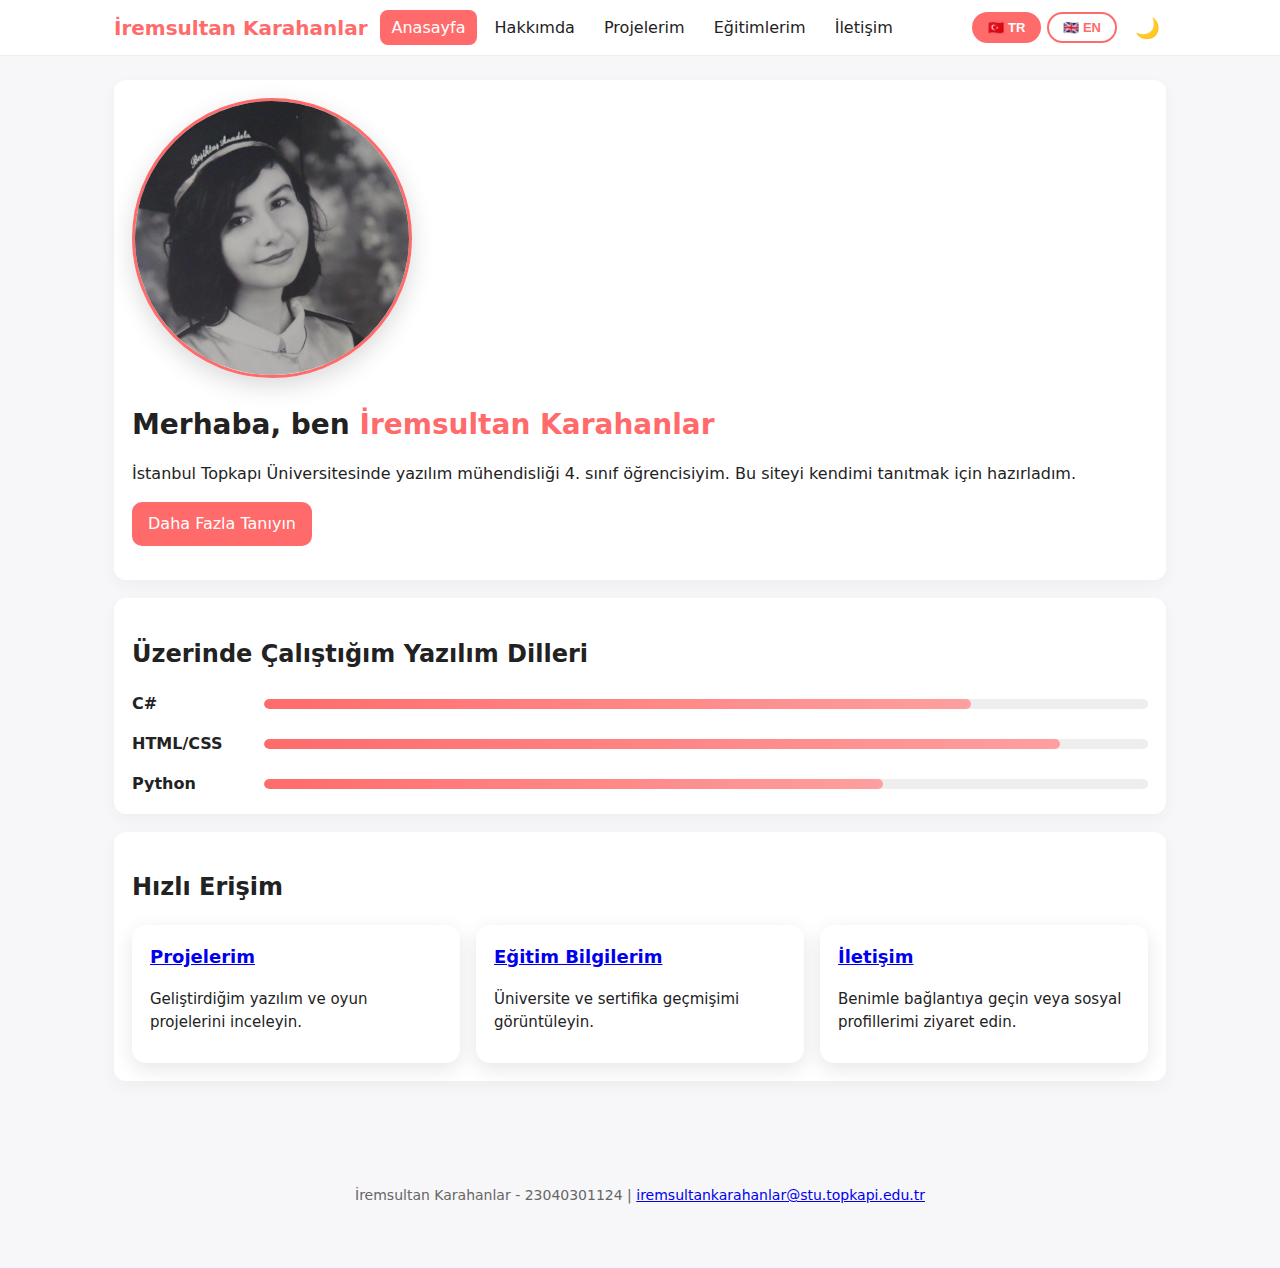
<file: index.html>
<!doctype html>
<html lang="tr">

<head>
  <meta charset="utf-8">
  <meta name="viewport" content="width=device-width,initial-scale=1">
  <title>İremsultan Karahanlar - Anasayfa</title>
  <link rel="stylesheet" href="styles.css">
</head>

<body>
  <!-- Üst Menü -->
  <header>
    <div class="container nav">
      <div class="logo">İremsultan Karahanlar</div>
      <nav>
        <a href="index.html" class="active">Anasayfa</a>
        <a href="about.html">Hakkımda</a>
        <a href="projects.html">Projelerim</a>
        <a href="history.html">Eğitimlerim</a>
        <a href="contact.html">İletişim</a>
      </nav>
      <div class="language-switcher" style="margin-left:auto;">
        <button data-lang="tr" onclick="changeLang('tr')">🇹🇷 TR</button>
        <button data-lang="en" onclick="changeLang('en')">🇬🇧 EN</button>
      </div>
      <button id="darkToggle" class="dark-btn">🌙</button>
    </div>
    </div>
  </header>

  <div class="progress-bar" id="progressBar"></div>

  <!-- Ana İçerik -->
  <main class="container">

    <!-- HERO Bölümü -->
    <section class="hero card">
      <div>
        <div class="figure">
          <img src="images/ben.jpg" alt="İremsultan Karahanlar"
            style="border-radius:50%; width:280px; height:280px; object-fit:cover;">
        </div>
        <h1>Merhaba, ben <span style="color:var(--accent)">İremsultan Karahanlar</span></h1>
        <p>İstanbul Topkapı Üniversitesinde yazılım mühendisliği 4. sınıf öğrencisiyim.
          Bu siteyi kendimi tanıtmak için hazırladım.</p>
        <p><a class="cta" href="about.html">Daha Fazla Tanıyın</a></p>
      </div>
    </section>

    <!-- İlgi Alanları -->
    <section class="card">
      <h2>Üzerinde Çalıştığım Yazılım Dilleri</h2>
      <div class="skills">
        <div class="skill">
          <div class="skill-name">C#</div>
          <div class="skill-bar">
            <div class="skill-progress" data-progress="80"></div>
          </div>
        </div>
        <div class="skill">
          <div class="skill-name">HTML/CSS</div>
          <div class="skill-bar">
            <div class="skill-progress" data-progress="90"></div>
          </div>
        </div>
        <div class="skill">
          <div class="skill-name">Python</div>
          <div class="skill-bar">
            <div class="skill-progress" data-progress="70"></div>
          </div>
        </div>
      </div>
    </section>

    <!-- Hızlı Bağlantılar -->
    <section class="card">
      <h2>Hızlı Erişim</h2>
      <div class="grid-3">
        <article>
          <h3><a href="projects.html">Projelerim</a></h3>
          <p class="small">Geliştirdiğim yazılım ve oyun projelerini inceleyin.</p>
        </article>
        <article>
          <h3><a href="history.html">Eğitim Bilgilerim</a></h3>
          <p class="small">Üniversite ve sertifika geçmişimi görüntüleyin.</p>
        </article>
        <article>
          <h3><a href="contact.html">İletişim</a></h3>
          <p class="small">Benimle bağlantıya geçin veya sosyal profillerimi ziyaret edin.</p>
        </article>
      </div>
    </section>
  </main>

  <!-- Alt Bilgi -->
  <footer class="footer">
    <div class="container">
      <p>İremsultan Karahanlar - 23040301124 |
        <a href="mailto:iremsultankarahanlar@stu.topkapi.edu.tr">iremsultankarahanlar@stu.topkapi.edu.tr</a>
      </p>
    </div>
  </footer>
  <script src="script.js"></script>
</body>

</html>
</file>
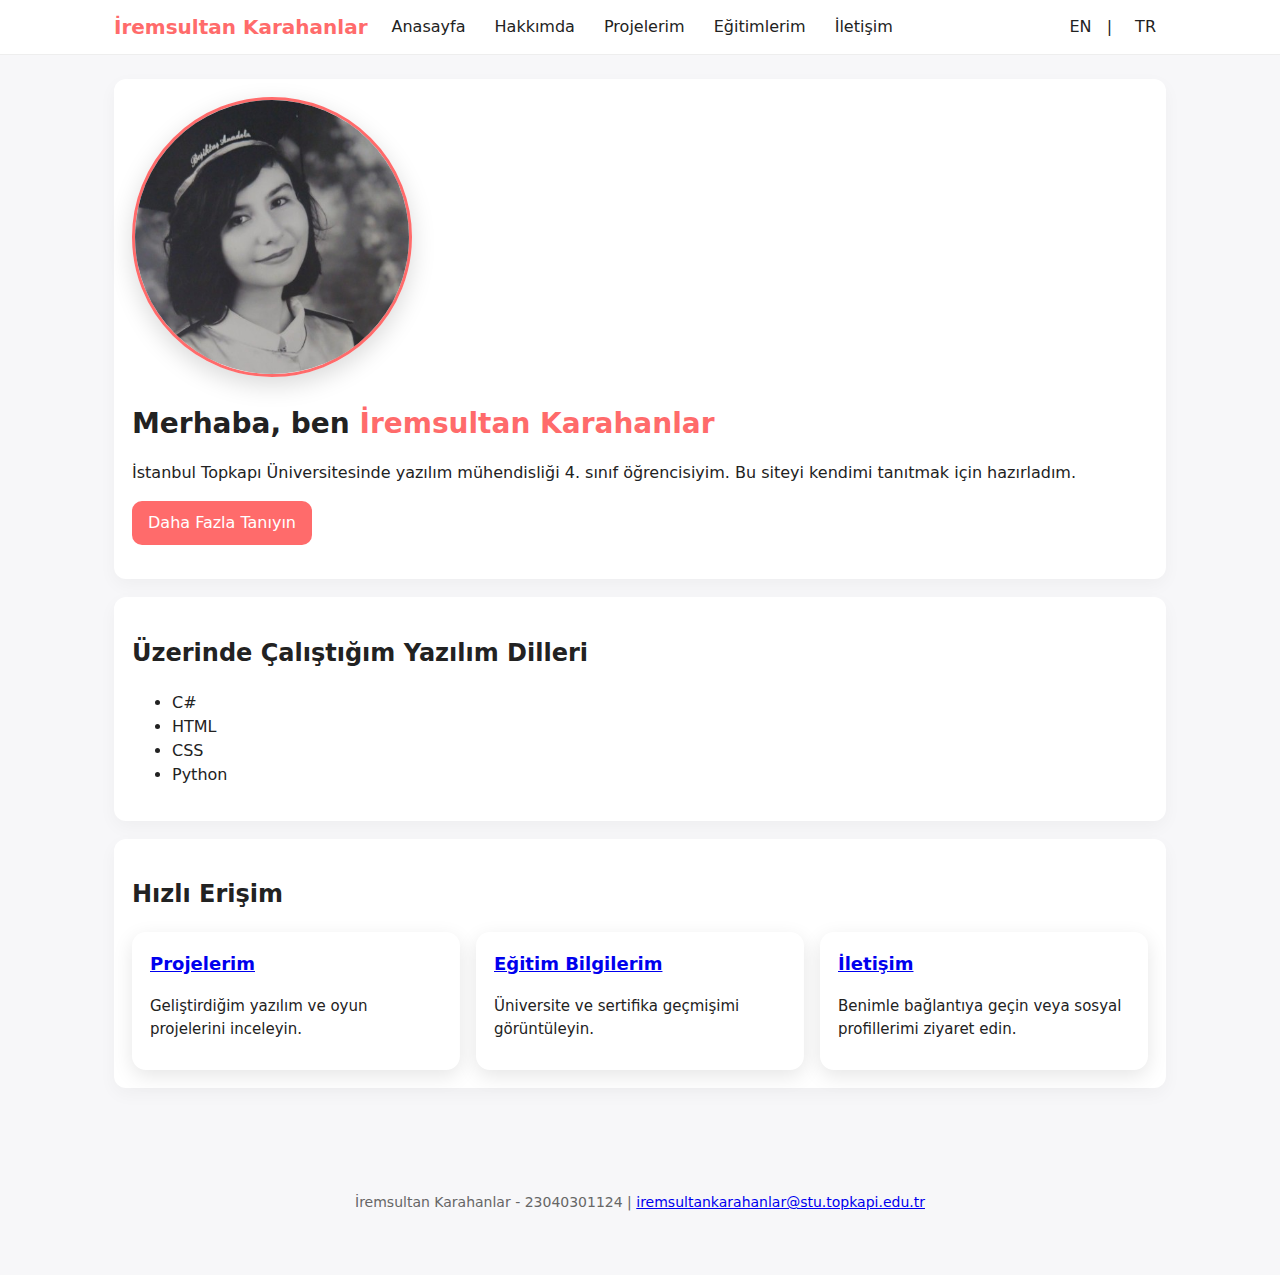
<file: web_uygulamaları_site/index.html>
<!doctype html>
<html lang="tr">

<head>
  <meta charset="utf-8">
  <meta name="viewport" content="width=device-width,initial-scale=1">
  <title>İremsultan Karahanlar - Anasayfa</title>
  <link rel="stylesheet" href="styles.css">
</head>

<body>
  <!-- Üst Menü -->
  <header>
    <div class="container nav">
      <div class="logo">İremsultan Karahanlar</div>
      <nav>
        <a href="index.html" class="active">Anasayfa</a>
        <a href="about.html">Hakkımda</a>
        <a href="projects.html">Projelerim</a>
        <a href="history.html">Eğitimlerim</a>
        <a href="contact.html">İletişim</a>
      </nav>
      <div class="language-switcher" style="margin-left:auto;">
        <a href="index-en.html">EN</a> |
        <a href="index.html">TR</a>
      </div>
    </div>
    </div>
  </header>

  <!-- Ana İçerik -->
  <main class="container">

    <!-- HERO Bölümü -->
    <section class="hero card">
      <div>
        <div class="figure">
          <img src="images/ben.jpg" alt="İremsultan Karahanlar"
            style="border-radius:50%; width:280px; height:280px; object-fit:cover;">
        </div>
        <h1>Merhaba, ben <span style="color:var(--accent)">İremsultan Karahanlar</span></h1>
        <p>İstanbul Topkapı Üniversitesinde yazılım mühendisliği 4. sınıf öğrencisiyim.
          Bu siteyi kendimi tanıtmak için hazırladım.</p>
        <p><a class="cta" href="about.html">Daha Fazla Tanıyın</a></p>
      </div>
    </section>

    <!-- İlgi Alanları -->
    <section class="card">
      <h2>Üzerinde Çalıştığım Yazılım Dilleri</h2>
      <ul>
        <li>C#</li>
        <li>HTML</li>
        <li>CSS</li>
        <li>Python</li>
      </ul>
    </section>

    <!-- Hızlı Bağlantılar -->
    <section class="card">
      <h2>Hızlı Erişim</h2>
      <div class="grid-3">
        <article>
          <h3><a href="projects.html">Projelerim</a></h3>
          <p class="small">Geliştirdiğim yazılım ve oyun projelerini inceleyin.</p>
        </article>
        <article>
          <h3><a href="history.html">Eğitim Bilgilerim</a></h3>
          <p class="small">Üniversite ve sertifika geçmişimi görüntüleyin.</p>
        </article>
        <article>
          <h3><a href="contact.html">İletişim</a></h3>
          <p class="small">Benimle bağlantıya geçin veya sosyal profillerimi ziyaret edin.</p>
        </article>
      </div>
    </section>
  </main>

  <!-- Alt Bilgi -->
  <footer class="footer">
    <div class="container">
      <p>İremsultan Karahanlar - 23040301124 |
        <a href="mailto:iremsultankarahanlar@stu.topkapi.edu.tr">iremsultankarahanlar@stu.topkapi.edu.tr</a>
      </p>
    </div>
  </footer>
</body>

</html>
</file>
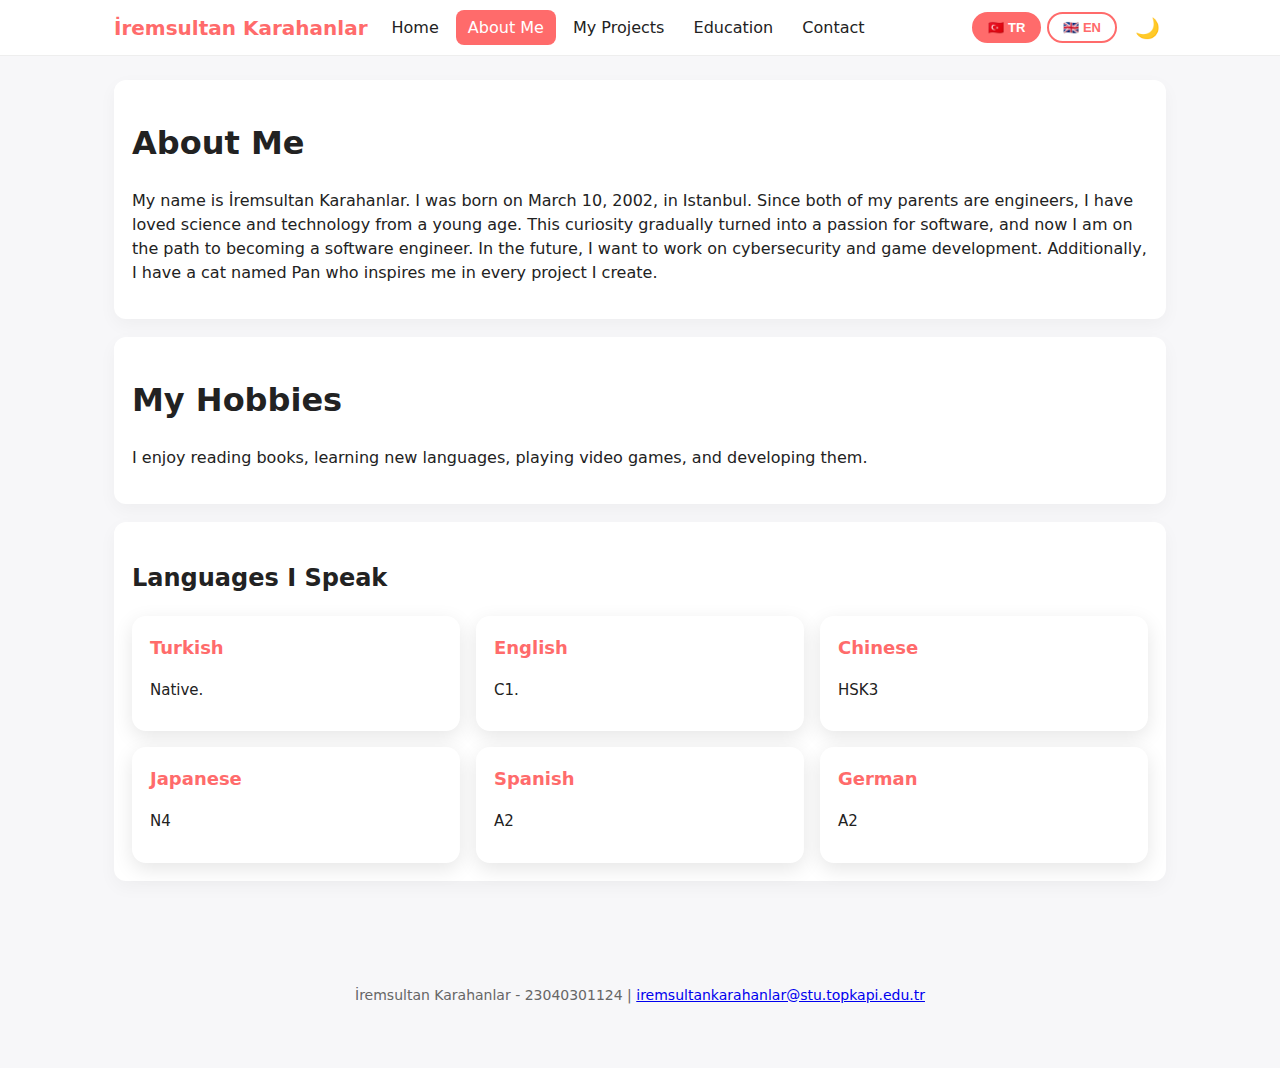
<file: about-en.html>
<!doctype html>
<html lang="en">
<head>
  <meta charset="utf-8">
  <meta name="viewport" content="width=device-width,initial-scale=1">
  <title>İremsultan Karahanlar - About Me</title>
  <link rel="stylesheet" href="styles.css">
</head>
<body>
  <!-- Header -->
  <header>
    <div class="container nav">
      <div class="logo">İremsultan Karahanlar</div>
      <nav>
        <a href="index-en.html">Home</a>
        <a href="about-en.html" class="active">About Me</a>
        <a href="projects-en.html">My Projects</a>
        <a href="history-en.html">Education</a>
        <a href="contact-en.html">Contact</a>
      </nav>
      <div class="language-switcher" style="margin-left:auto;">
        <button data-lang="tr" onclick="changeLang('tr')">🇹🇷 TR</button>
        <button data-lang="en" onclick="changeLang('en')">🇬🇧 EN</button>
      </div>
      <button id="darkToggle" class="dark-btn">🌙</button>
    </div>
  </header>

  <div class="progress-bar" id="progressBar"></div>

  <main class="container">
    <section class="card">
      <h1>About Me</h1>
      <p>My name is İremsultan Karahanlar. I was born on March 10, 2002, in Istanbul. 
      Since both of my parents are engineers, I have loved science and technology from a young age. 
      This curiosity gradually turned into a passion for software, and now I am on the path to becoming a software engineer. 
      In the future, I want to work on cybersecurity and game development. 
      Additionally, I have a cat named Pan who inspires me in every project I create.</p>
    </section>

    <section class="card">
      <h1>My Hobbies</h1>
      <p>I enjoy reading books, learning new languages, playing video games, and developing them.</p>
    </section>

    <section class="card">
      <h2>Languages I Speak</h2>
      <div class="grid-3">
        <article>
          <h3>Turkish</h3>
          <p class="small">Native.</p>
        </article>
        <article>
          <h3>English</h3>
          <p class="small">C1.</p>
        </article>
        <article>
          <h3>Chinese</h3>
          <p class="small">HSK3</p>
        </article>
        <article>
          <h3>Japanese</h3>
          <p class="small">N4</p>
        </article>
        <article>
          <h3>Spanish</h3>
          <p class="small">A2</p>
        </article>
        <article>
          <h3>German</h3>
          <p class="small">A2</p>
        </article>
      </div>
    </section>
  </main>

  <footer class="footer">
    <div class="container">
      <p>İremsultan Karahanlar - 23040301124 | 
         <a href="mailto:iremsultankarahanlar@stu.topkapi.edu.tr">iremsultankarahanlar@stu.topkapi.edu.tr</a></p>
    </div>
  </footer>
  <!--  
  ⠀⠀⠀⠀⠀⠀⠀⠀⠀⠀⠀⠀⠀⠀⠀⠀⣀⡀⠀⠀⠀⠀⠀⠄⠀⠀⠀⠀⠀⠀⠀⠀⠀⠀⠀⠀⠀⠀⠀⠀
⠀⠀⠀⠀⠀⠀⠀⠀⠀⠀⠀⠀⠀⠀⠀⠀⠀⠘⡿⠇⠀⠀⠀⠀⢻⡄⠀⠀⠀⠀⠀⠀⠀⠀⠀⠀⠀⠀⠀⠀⠀⠀
⠀⠀⠀⠀⠀⠀⠀⠀⠀⠀⠀⠀⠀⠀⠀⠀⠀⢀⡇⠀⠀⠀⠀⡸⣞⡇⠀⠀⠀⠀⠀⠀⠀⠀⠀⠀⠀⠀⠀⠀⠀⠀
⠀⠀⠀⠀⠀⠀⠀⠀⠀⠀⠀⠀⠀⠀⠀⠀⠀⢸⠃⠀⠀⠀⢀⣧⢿⣽⡀⠀⠀⠀⠀⠀⠀⠀⠀⠀⠀⠀⠀⠀⠀⠀
⠀⢴⣿⠆⠀⠀⠀⠀⠀⠀⠀⠀⠀⠀⠀⠀⠀⢸⠀⠀⠀⠀⣼⣞⡿⣞⡅⠀⠀⠀⠀⠀⠀⠀⠀⠀⠀⠀⠀⠀⠀⠀
⠀⠀⠈⠓⢤⡀⠀⠀⠀⠀⠀⠀⠀⠀⠀⠀⠀⣾⠀⠀⠀⣰⣟⢾⣽⢫⡿⠀⠀⠀⠀⠀⠀⠀⠀⠀⠀⠀⠀⠀⠀⠀
⠀⠀⠀⠀⠀⠙⢦⡀⠀⠀⠀⠀⠀⠀⠀⠀⠀⣿⣠⢤⣶⡻⣞⣿⣺⢯⣽⣳⡀⠀⠀⠀⠀⠀⠀⠀⠀⠀⠀⠀⠀⠀
⢠⣄⡀⠀⠀⠀⠀⠙⢦⡀⠀⠀⠀⠀⣀⣠⣤⣿⣽⣻⢾⣽⣷⣾⣽⣻⣞⣷⣳⡄⠀⠀⠀⠀⠀⠀⠀⠀⠀⠀⠀⠀
⠈⢻⣿⣶⣄⡀⠀⠀⠀⣉⣲⣴⢶⣞⡿⣽⣞⡷⣯⢿⡽⣞⣿⠟⠋⠁⠉⠈⠳⣟⣆⠀⠀⠀⠀⠀⠀⠀⠀⠀⠀⠀
⠀⠀⢻⣿⣿⣿⣿⢶⣾⣿⡽⣯⣟⡾⣽⡷⣯⣟⡽⡾⣽⡯⠁⠀⠀⠀⠀⠀⠀⢮⣭⣦⡀⠀⠀⠀⠀⠀⠀⠀⠀⠀
⠀⠀⠉⢞⣿⣿⢯⡿⣿⣯⣟⣷⣯⢿⣳⣟⡷⣽⣼⣻⣽⠀⠀⠀⠀⠀⠀⠀⢀⣼⡯⡗⠋⠤⠀⠀⠀⠀⠀⠀⠀⠀
⠀⠀⠀⢾⣿⣿⣯⣽⣾⣿⣾⣗⡿⣯⡷⣯⣟⡷⣞⣼⣿⣀⠀⠀⠀⠀⢀⣠⡿⣏⡗⠈⠐⠈⠅⠀⠀⠀⠀⠀⠀⠀
⠀⠀⢀⣼⠛⠏⠉⠉⠽⢟⢿⣿⣿⣿⣿⣷⣻⢾⡽⣞⡷⠄⡹⣶⢿⣻⢿⣻⡽⢯⣼⢦⠶⠁⠈⠀⠀⠀⠀⠀⠀⠀
⠀⠀⣸⣯⠇⠀⠀⠀⠀⠀⠁⣽⣿⣿⣿⣷⣯⣿⣽⣛⡦⠀⠀⢩⣿⣹⢯⣷⢻⣟⠺⢣⡖⣘⠤⠓⠀⠀⠀⠀⠀⠀
⠀⠀⢈⣿⡃⠁⠀⠀⠀⢀⣤⣾⣟⢿⣻⣿⣿⣟⡾⣽⡳⠄⠎⢳⣯⢯⣟⡾⢯⣞⣯⣓⠉⢀⠀⠀⡄⢢⡀⠀⠀⠀
⠀⠀⣸⣷⣷⣶⣳⣶⣺⣿⣿⣳⢯⣟⣿⣿⣳⢯⠛⠅⠃⠀⠀⣴⣿⡿⣬⢶⠾⠙⣊⣥⠾⡒⠊⢁⢠⠣⣌⠀⠀⠀
⠀⠀⢺⡽⣾⡽⣯⣟⣿⡿⣯⣿⣿⣾⢿⣿⠳⢏⣈⢠⠀⠀⣰⢿⡿⣽⣉⡶⠌⠋⠉⣀⡀⠁⠀⠀⠀⣘⡐⣂⠀⠀
⠀⠀⠘⣽⣳⣟⣳⣟⣾⣽⣿⣿⣿⣿⣿⣦⣜⡻⡽⠆⠧⣴⡟⣯⢟⡳⣭⠲⠄⠐⠀⠀⠀⠈⠁⠉⠑⢊⡕⢃⠄⠀
⠀⠀⠀⠹⣿⣾⣿⣯⣿⣾⣿⣿⣿⣿⣿⣿⣿⣿⣾⢧⠀⠹⠾⡵⡞⡽⢢⣃⠐⠀⠀⠄⡐⠀⠀⠀⡘⢦⠘⣌⠀⠀
⠀⠀⠀⠐⠹⢿⣿⣿⣿⣿⣿⣿⣿⣿⣿⣿⣿⣿⢯⡏⠀⠀⠀⠀⠀⠀⠀⠀⠀⠀⣀⠒⡈⠀⡀⠄⡑⠢⣉⠴⣈⣆
⠀⠀⠀⠀⠀⣀⠻⣿⣿⣿⣿⣿⣿⣿⣿⣿⣿⢯⣏⡴⣶⣵⣢⢤⢠⡀⡄⢠⠐⡰⢌⡱⠀⡁⡀⠆⡥⠆⡥⣛⡽⣾
⠀⠀⡀⠔⠉⠀⠀⢽⣿⣿⣿⣿⣿⣿⣿⣿⣿⣿⣼⣻⢷⣯⡽⣞⣷⣻⡼⣡⢋⡔⠣⠜⡐⢐⠠⡓⣤⣙⣲⣽⣻⢷
⠀⠀⠀⠀⠀⠀⠀⠘⢿⣿⣿⣿⣿⣿⣿⣿⣿⣿⣿⣿⣿⣷⡿⣽⣞⣷⣻⡴⣣⢜⡱⣊⡕⣊⠠⡙⡰⣭⢷⣯⣿⢿
                        uzaylı kedi
  
  -->
<script src="script.js"></script>

</body>
</html>
</file>
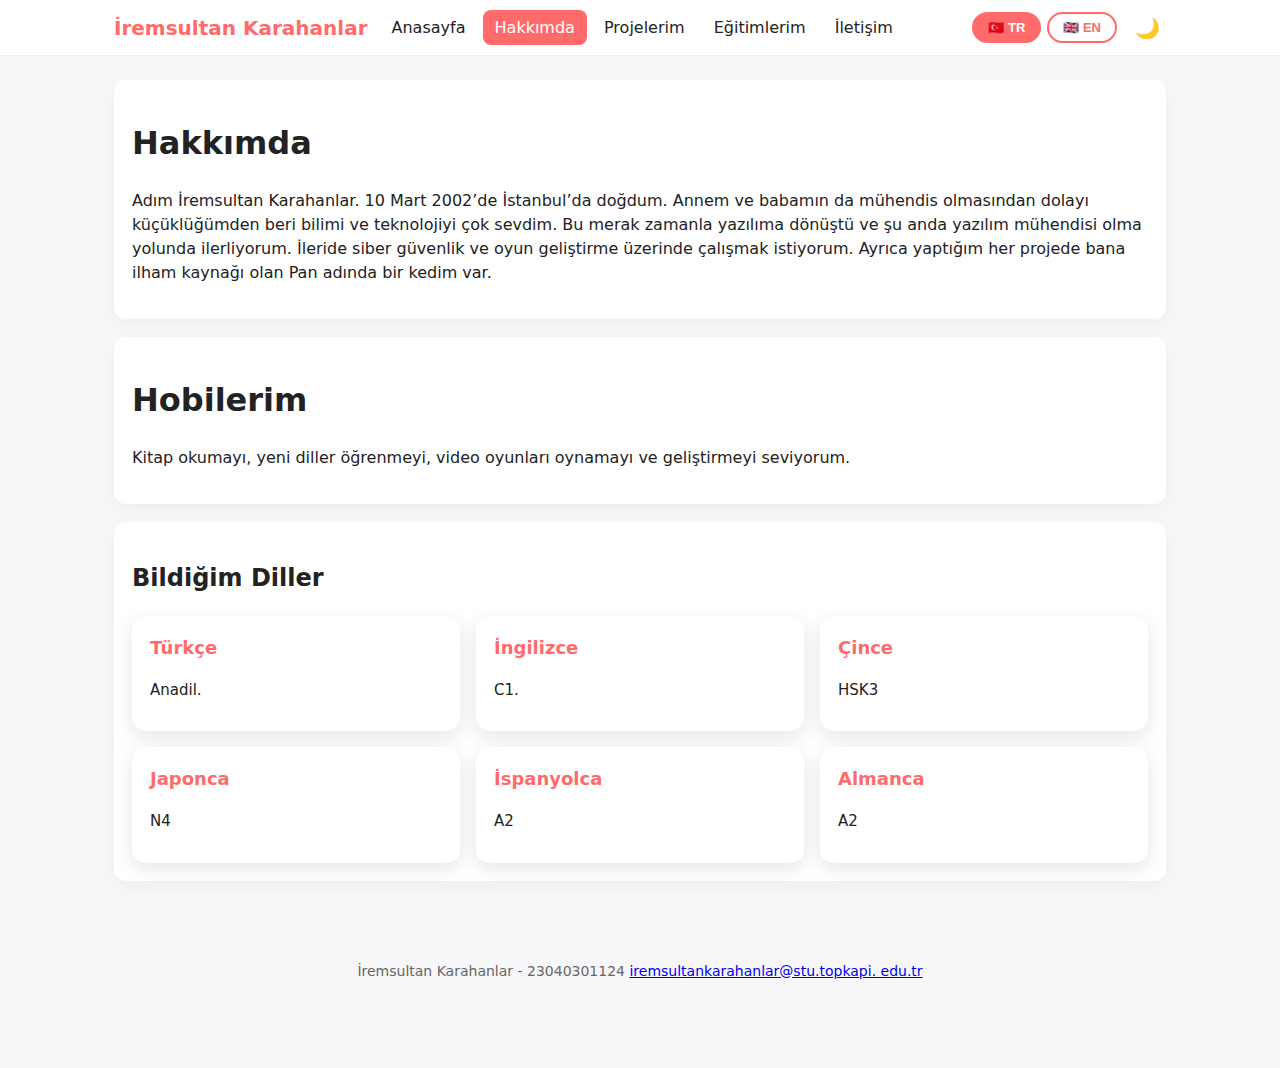
<file: about.html>
<!doctype html>
<html lang="tr">
<head>
  <meta charset="utf-8">
  <meta name="viewport" content="width=device-width,initial-scale=1">
  <title>İremsultan Karahanlar - Hakkımda</title>
  <link rel="stylesheet" href="styles.css">
</head>
<body>
  <!-- Üst Menü -->
  <header>
    <div class="container nav">
      <div class="logo">İremsultan Karahanlar</div>
      <nav>
        <a href="index.html" class="active">Anasayfa</a>
        <a href="about.html">Hakkımda</a>
        <a href="projects.html">Projelerim</a>
        <a href="history.html">Eğitimlerim</a>
        <a href="contact.html">İletişim</a>
      </nav>
      <div class="language-switcher" style="margin-left:auto;">
        <button data-lang="tr" onclick="changeLang('tr')">🇹🇷 TR</button>
        <button data-lang="en" onclick="changeLang('en')">🇬🇧 EN</button>
      </div>
      <button id="darkToggle" class="dark-btn">🌙</button>
    </div>
  </header>

  <div class="progress-bar" id="progressBar"></div>

  <main class="container">
    <section class="card">
      <h1>Hakkımda</h1>
      <p>Adım İremsultan Karahanlar. 10 Mart 2002’de İstanbul’da doğdum.
      Annem ve babamın da mühendis olmasından dolayı küçüklüğümden beri bilimi ve teknolojiyi çok sevdim.
      Bu merak zamanla yazılıma dönüştü ve şu anda yazılım mühendisi olma yolunda ilerliyorum.
      İleride siber güvenlik ve oyun geliştirme üzerinde çalışmak istiyorum.
      Ayrıca yaptığım her projede bana ilham kaynağı olan Pan adında bir kedim var. </p>
    </section>

    <section class="card">
      <h1>Hobilerim</h1>
      <p>Kitap okumayı, yeni diller öğrenmeyi, video oyunları oynamayı ve geliştirmeyi seviyorum.</p>
    </section>

    <section class="card">
      <h2>Bildiğim Diller</h2>
      <div class="grid-3">
        <article>
          <h3>Türkçe</h3>
          <p class="small">Anadil.</p>
        </article>
        <article>
          <h3>İngilizce</h3>
          <p class="small">C1.</p>
        </article>
        <article>
          <h3>Çince</h3>
          <p class="small">HSK3</p>
        </article>
        <article>
          <h3>Japonca</h3>
          <p class="small">N4</p>
        </article>
        <article>
          <h3>İspanyolca</h3>
          <p class="small">A2</p>
        </article>
        <article>
          <h3>Almanca</h3>
          <p class="small">A2</p>
        </article>
      </div>
    </section>

    

  <footer class="footer">
    <div class="container">
      <p>İremsultan Karahanlar - 23040301124 <a href="mailto:iremsultankarahanlar@stu.topkapi. edu.tr">iremsultankarahanlar@stu.topkapi. edu.tr</a></p>
    </div>
  </footer>
  <!--  
  ⠀⠀⠀⠀⠀⠀⠀⠀⠀⠀⠀⠀⠀⠀⠀⠀⣀⡀⠀⠀⠀⠀⠀⠄⠀⠀⠀⠀⠀⠀⠀⠀⠀⠀⠀⠀⠀⠀⠀⠀
⠀⠀⠀⠀⠀⠀⠀⠀⠀⠀⠀⠀⠀⠀⠀⠀⠀⠘⡿⠇⠀⠀⠀⠀⢻⡄⠀⠀⠀⠀⠀⠀⠀⠀⠀⠀⠀⠀⠀⠀⠀⠀
⠀⠀⠀⠀⠀⠀⠀⠀⠀⠀⠀⠀⠀⠀⠀⠀⠀⢀⡇⠀⠀⠀⠀⡸⣞⡇⠀⠀⠀⠀⠀⠀⠀⠀⠀⠀⠀⠀⠀⠀⠀⠀
⠀⠀⠀⠀⠀⠀⠀⠀⠀⠀⠀⠀⠀⠀⠀⠀⠀⢸⠃⠀⠀⠀⢀⣧⢿⣽⡀⠀⠀⠀⠀⠀⠀⠀⠀⠀⠀⠀⠀⠀⠀⠀
⠀⢴⣿⠆⠀⠀⠀⠀⠀⠀⠀⠀⠀⠀⠀⠀⠀⢸⠀⠀⠀⠀⣼⣞⡿⣞⡅⠀⠀⠀⠀⠀⠀⠀⠀⠀⠀⠀⠀⠀⠀⠀
⠀⠀⠈⠓⢤⡀⠀⠀⠀⠀⠀⠀⠀⠀⠀⠀⠀⣾⠀⠀⠀⣰⣟⢾⣽⢫⡿⠀⠀⠀⠀⠀⠀⠀⠀⠀⠀⠀⠀⠀⠀⠀
⠀⠀⠀⠀⠀⠙⢦⡀⠀⠀⠀⠀⠀⠀⠀⠀⠀⣿⣠⢤⣶⡻⣞⣿⣺⢯⣽⣳⡀⠀⠀⠀⠀⠀⠀⠀⠀⠀⠀⠀⠀⠀
⢠⣄⡀⠀⠀⠀⠀⠙⢦⡀⠀⠀⠀⠀⣀⣠⣤⣿⣽⣻⢾⣽⣷⣾⣽⣻⣞⣷⣳⡄⠀⠀⠀⠀⠀⠀⠀⠀⠀⠀⠀⠀
⠈⢻⣿⣶⣄⡀⠀⠀⠀⣉⣲⣴⢶⣞⡿⣽⣞⡷⣯⢿⡽⣞⣿⠟⠋⠁⠉⠈⠳⣟⣆⠀⠀⠀⠀⠀⠀⠀⠀⠀⠀⠀
⠀⠀⢻⣿⣿⣿⣿⢶⣾⣿⡽⣯⣟⡾⣽⡷⣯⣟⡽⡾⣽⡯⠁⠀⠀⠀⠀⠀⠀⢮⣭⣦⡀⠀⠀⠀⠀⠀⠀⠀⠀⠀
⠀⠀⠉⢞⣿⣿⢯⡿⣿⣯⣟⣷⣯⢿⣳⣟⡷⣽⣼⣻⣽⠀⠀⠀⠀⠀⠀⠀⢀⣼⡯⡗⠋⠤⠀⠀⠀⠀⠀⠀⠀⠀
⠀⠀⠀⢾⣿⣿⣯⣽⣾⣿⣾⣗⡿⣯⡷⣯⣟⡷⣞⣼⣿⣀⠀⠀⠀⠀⢀⣠⡿⣏⡗⠈⠐⠈⠅⠀⠀⠀⠀⠀⠀⠀
⠀⠀⢀⣼⠛⠏⠉⠉⠽⢟⢿⣿⣿⣿⣿⣷⣻⢾⡽⣞⡷⠄⡹⣶⢿⣻⢿⣻⡽⢯⣼⢦⠶⠁⠈⠀⠀⠀⠀⠀⠀⠀
⠀⠀⣸⣯⠇⠀⠀⠀⠀⠀⠁⣽⣿⣿⣿⣷⣯⣿⣽⣛⡦⠀⠀⢩⣿⣹⢯⣷⢻⣟⠺⢣⡖⣘⠤⠓⠀⠀⠀⠀⠀⠀
⠀⠀⢈⣿⡃⠁⠀⠀⠀⢀⣤⣾⣟⢿⣻⣿⣿⣟⡾⣽⡳⠄⠎⢳⣯⢯⣟⡾⢯⣞⣯⣓⠉⢀⠀⠀⡄⢢⡀⠀⠀⠀
⠀⠀⣸⣷⣷⣶⣳⣶⣺⣿⣿⣳⢯⣟⣿⣿⣳⢯⠛⠅⠃⠀⠀⣴⣿⡿⣬⢶⠾⠙⣊⣥⠾⡒⠊⢁⢠⠣⣌⠀⠀⠀
⠀⠀⢺⡽⣾⡽⣯⣟⣿⡿⣯⣿⣿⣾⢿⣿⠳⢏⣈⢠⠀⠀⣰⢿⡿⣽⣉⡶⠌⠋⠉⣀⡀⠁⠀⠀⠀⣘⡐⣂⠀⠀
⠀⠀⠘⣽⣳⣟⣳⣟⣾⣽⣿⣿⣿⣿⣿⣦⣜⡻⡽⠆⠧⣴⡟⣯⢟⡳⣭⠲⠄⠐⠀⠀⠀⠈⠁⠉⠑⢊⡕⢃⠄⠀
⠀⠀⠀⠹⣿⣾⣿⣯⣿⣾⣿⣿⣿⣿⣿⣿⣿⣿⣾⢧⠀⠹⠾⡵⡞⡽⢢⣃⠐⠀⠀⠄⡐⠀⠀⠀⡘⢦⠘⣌⠀⠀
⠀⠀⠀⠐⠹⢿⣿⣿⣿⣿⣿⣿⣿⣿⣿⣿⣿⣿⢯⡏⠀⠀⠀⠀⠀⠀⠀⠀⠀⠀⣀⠒⡈⠀⡀⠄⡑⠢⣉⠴⣈⣆
⠀⠀⠀⠀⠀⣀⠻⣿⣿⣿⣿⣿⣿⣿⣿⣿⣿⢯⣏⡴⣶⣵⣢⢤⢠⡀⡄⢠⠐⡰⢌⡱⠀⡁⡀⠆⡥⠆⡥⣛⡽⣾
⠀⠀⡀⠔⠉⠀⠀⢽⣿⣿⣿⣿⣿⣿⣿⣿⣿⣿⣼⣻⢷⣯⡽⣞⣷⣻⡼⣡⢋⡔⠣⠜⡐⢐⠠⡓⣤⣙⣲⣽⣻⢷
⠀⠀⠀⠀⠀⠀⠀⠘⢿⣿⣿⣿⣿⣿⣿⣿⣿⣿⣿⣿⣿⣷⡿⣽⣞⣷⣻⡴⣣⢜⡱⣊⡕⣊⠠⡙⡰⣭⢷⣯⣿⢿
                        uzaylı kedi
  
  -->
<script src="script.js"></script>
</body>
</html>
</file>
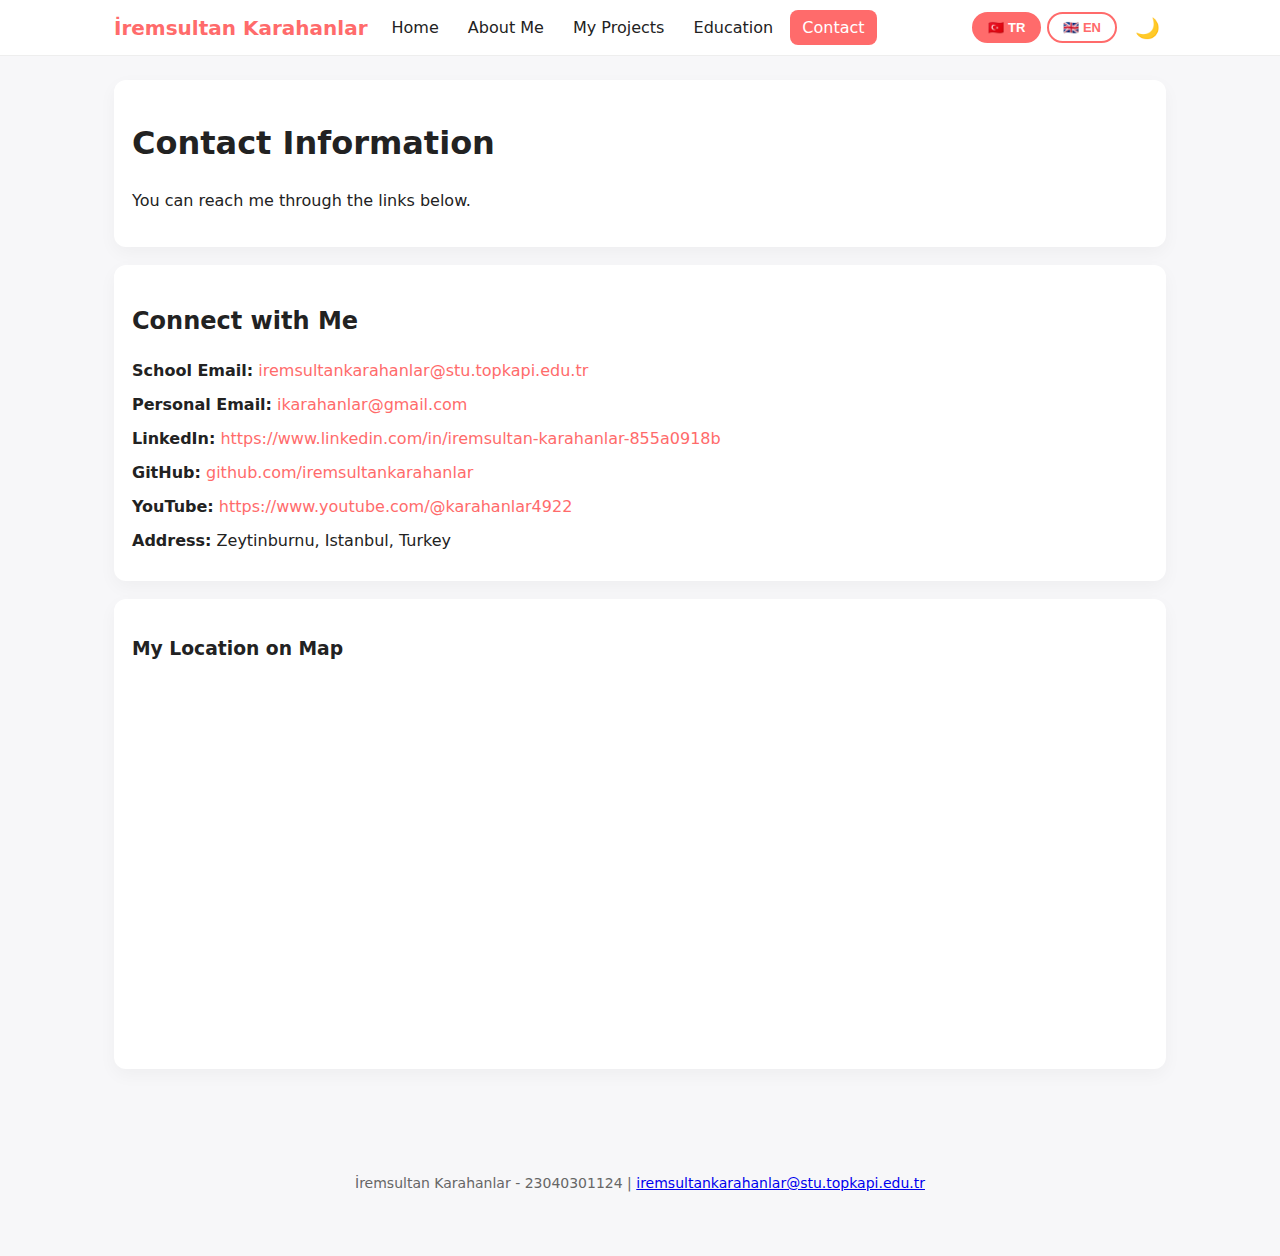
<file: contact-en.html>
<!doctype html>
<html lang="en">
<head>
  <meta charset="utf-8">
  <meta name="viewport" content="width=device-width,initial-scale=1">
  <title>İremsultan Karahanlar - Contact</title>
  <link rel="stylesheet" href="styles.css">
</head>
<body>
  <!-- Header -->
  <header>
    <div class="container nav">
      <div class="logo">İremsultan Karahanlar</div>
      <nav>
        <a href="index-en.html">Home</a>
        <a href="about-en.html">About Me</a>
        <a href="projects-en.html">My Projects</a>
        <a href="history-en.html">Education</a>
        <a href="contact-en.html" class="active">Contact</a>
      </nav>
      <div class="language-switcher" style="margin-left:auto;">
        <button data-lang="tr" onclick="changeLang('tr')">🇹🇷 TR</button>
        <button data-lang="en" onclick="changeLang('en')">🇬🇧 EN</button>
      </div>
      <button id="darkToggle" class="dark-btn">🌙</button>
    </div>
  </header>

  <div class="progress-bar" id="progressBar"></div>

  <!-- Main Content -->
  <main class="container">
    <section class="card">
      <h1>Contact Information</h1>
      <p>You can reach me through the links below.</p>
    </section>

    <!-- Contact Details -->
    <section class="card contact-info">
      <h2>Connect with Me</h2>
      <ul>
        <li><strong>School Email:</strong> <a href="mailto:iremsultankarahanlar@stu.topkapi.edu.tr">iremsultankarahanlar@stu.topkapi.edu.tr</a></li>
        <li><strong>Personal Email:</strong> <a href="mailto:ikarahanlar@gmail.com">ikarahanlar@gmail.com</a></li>
        <li><strong>LinkedIn:</strong> <a href="https://www.linkedin.com/in/iremsultan-karahanlar-855a0918b" target="_blank">https://www.linkedin.com/in/iremsultan-karahanlar-855a0918b</a></li>
        <li><strong>GitHub:</strong> <a href="https://github.com/iremsultankarahanlar" target="_blank">github.com/iremsultankarahanlar</a></li>
        <li><strong>YouTube:</strong> <a href="https://www.youtube.com/@karahanlar4922" target="_blank">https://www.youtube.com/@karahanlar4922</a></li>
        <li><strong>Address:</strong> Zeytinburnu, Istanbul, Turkey</li>
      </ul>
    </section>

    <!-- Map -->
    <section class="card">
      <div class="contact-map">
        <h3>My Location on Map</h3>
        <iframe
          src="https://www.google.com/maps/embed?pb=!1m18!1m12!1m3!1d2772.668542947169!2d28.897078875578853!3d40.983790020933185!2m3!1f0!2f0!3f0!3m2!1i1024!2i768!4f13.1!3m3!1m2!1s0x14cabb7bf0bec5fb%3A0x9f3f1800f7718124!2zTW9kYUJpbGltIERhbsSxxZ9tYW5sxLFrIHZlIEXEn2l0aW0!5e1!3m2!1str!2str!4v1762435580238!5m2!1str!2str"
          width="100%" height="350" style="border:0;" allowfullscreen="" loading="lazy"></iframe>
      </div>
    </section>
  </main>

  <!-- Footer -->
  <footer class="footer">
    <div class="container">
      <p>İremsultan Karahanlar - 23040301124 | 
         <a href="mailto:iremsultankarahanlar@stu.topkapi.edu.tr">iremsultankarahanlar@stu.topkapi.edu.tr</a></p>
    </div>
  </footer>
<script src="script.js"></script>  
</body>
</html>
</file>
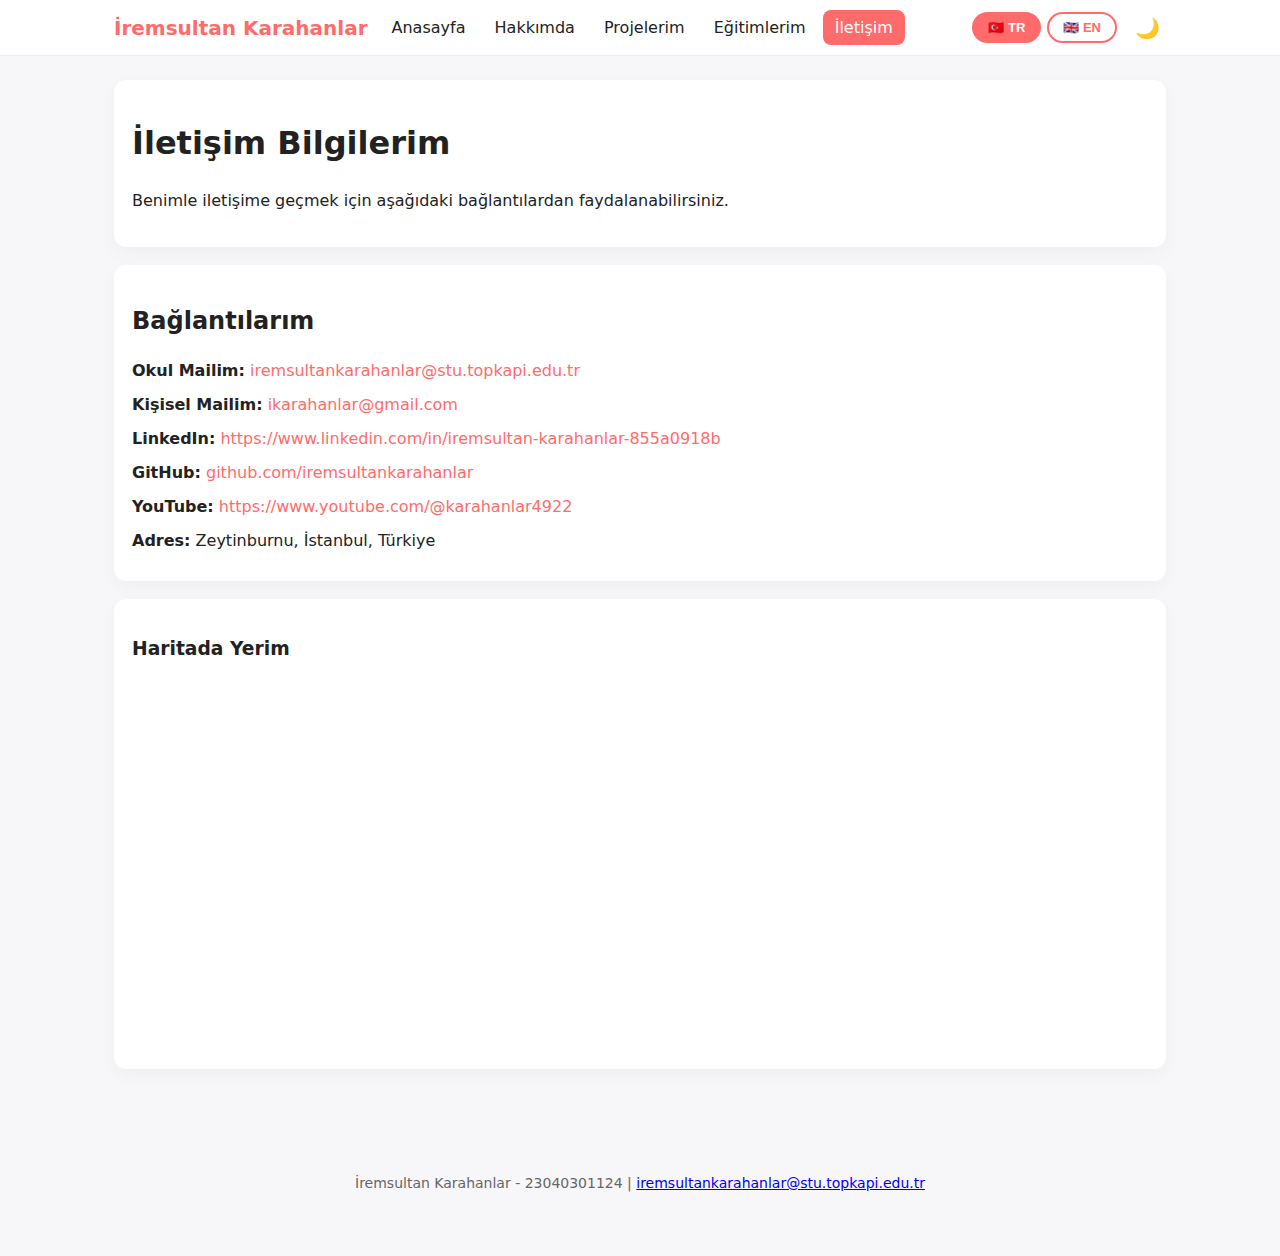
<file: contact.html>
<!doctype html>
<html lang="tr">
<head>
  <meta charset="utf-8">
  <meta name="viewport" content="width=device-width,initial-scale=1">
  <title>İremsultan Karahanlar - İletişim</title>
  <link rel="stylesheet" href="styles.css">
</head>
<body>
  <!-- Üst Menü -->
  <header>
    <div class="container nav">
      <div class="logo">İremsultan Karahanlar</div>
      <nav>
        <a href="index.html" class="active">Anasayfa</a>
        <a href="about.html">Hakkımda</a>
        <a href="projects.html">Projelerim</a>
        <a href="history.html">Eğitimlerim</a>
        <a href="contact.html">İletişim</a>
      </nav>
      <div class="language-switcher" style="margin-left:auto;">
        <button data-lang="tr" onclick="changeLang('tr')">🇹🇷 TR</button>
        <button data-lang="en" onclick="changeLang('en')">🇬🇧 EN</button>
      </div>
      <button id="darkToggle" class="dark-btn">🌙</button>
    </div>
  </header>

  <div class="progress-bar" id="progressBar"></div>

  <!-- Ana İçerik -->
  <main class="container">
    <section class="card">
      <h1>İletişim Bilgilerim</h1>
      <p>Benimle iletişime geçmek için aşağıdaki bağlantılardan faydalanabilirsiniz.</p>
    </section>

    <!-- İletişim Bilgileri -->
    <section class="card contact-info">
      <h2>Bağlantılarım</h2>
      <ul>
        <li><strong>Okul Mailim:</strong> <a href="mailto:iremsultankarahanlar@stu.topkapi.edu.tr">iremsultankarahanlar@stu.topkapi.edu.tr</a></li>
        <li><strong>Kişisel Mailim:</strong> <a href="mailto:ikarahanlar@gmail.com">ikarahanlar@gmail.com</a></li>
        <li><strong>LinkedIn:</strong> <a href="https://www.linkedin.com/in/iremsultan-karahanlar-855a0918b" target="_blank">https://www.linkedin.com/in/iremsultan-karahanlar-855a0918b</a></li>
        <li><strong>GitHub:</strong> <a href="https://github.com/iremsultankarahanlar" target="_blank">github.com/iremsultankarahanlar</a></li>
        <li><strong>YouTube:</strong> <a href="https://www.youtube.com/@karahanlar4922" target="_blank">https://www.youtube.com/@karahanlar4922</a></li>
        <li><strong>Adres:</strong> Zeytinburnu, İstanbul, Türkiye</li>
      </ul>
    </section>

    <!-- Harita -->
    <section class="card">
      <div class="contact-map">
        <h3>Haritada Yerim</h3>
        <iframe
          src="https://www.google.com/maps/embed?pb=!1m18!1m12!1m3!1d2772.668542947169!2d28.897078875578853!3d40.983790020933185!2m3!1f0!2f0!3f0!3m2!1i1024!2i768!4f13.1!3m3!1m2!1s0x14cabb7bf0bec5fb%3A0x9f3f1800f7718124!2zTW9kYUJpbGltIERhbsSxxZ9tYW5sxLFrIHZlIEXEn2l0aW0!5e1!3m2!1str!2str!4v1762435580238!5m2!1str!2str"
          width="100%" height="350" style="border:0;" allowfullscreen="" loading="lazy"></iframe>
      </div>
    </section>
  </main>

  <!-- Alt Bilgi -->
  <footer class="footer">
    <div class="container">
      <p>İremsultan Karahanlar - 23040301124 | 
         <a href="mailto:iremsultankarahanlar@stu.topkapi.edu.tr">iremsultankarahanlar@stu.topkapi.edu.tr</a></p>
    </div>
  </footer>
<script src="script.js"></script>  
</body>
</html>
</file>
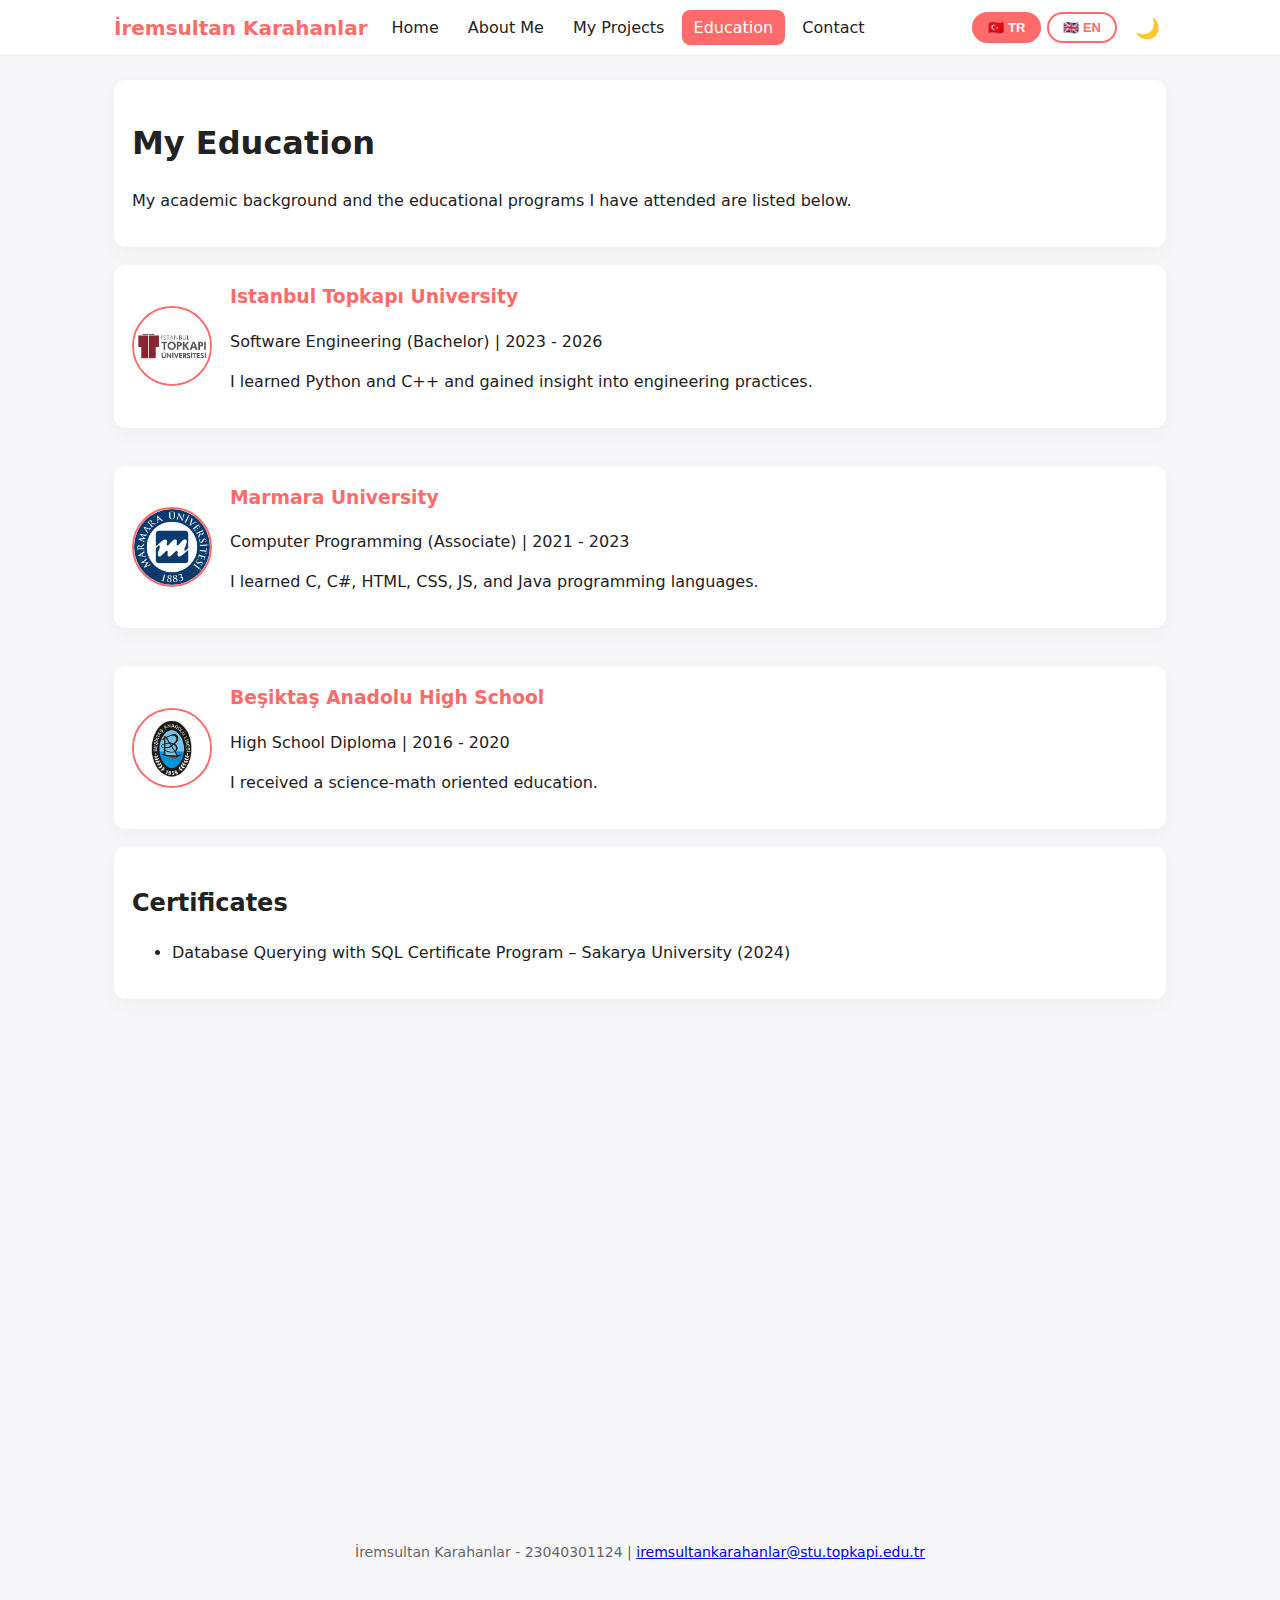
<file: history-en.html>
<!doctype html>
<html lang="en">
<head>
  <meta charset="utf-8">
  <meta name="viewport" content="width=device-width,initial-scale=1">
  <title>İremsultan Karahanlar - Education</title>
  <link rel="stylesheet" href="styles.css">
</head>
<body>
  <!-- Header -->
  <header>
    <div class="container nav">
      <div class="logo">İremsultan Karahanlar</div>
      <nav>
        <a href="index-en.html">Home</a>
        <a href="about-en.html">About Me</a>
        <a href="projects-en.html">My Projects</a>
        <a href="history-en.html" class="active">Education</a>
        <a href="contact-en.html">Contact</a>
      </nav>
      <div class="language-switcher" style="margin-left:auto;">
        <button data-lang="tr" onclick="changeLang('tr')">🇹🇷 TR</button>
        <button data-lang="en" onclick="changeLang('en')">🇬🇧 EN</button>
      </div>
      <button id="darkToggle" class="dark-btn">🌙</button>
    </div>
  </header>

  <div class="progress-bar" id="progressBar"></div>

  <!-- Main Content -->
  <main class="container">
    <section class="card">
      <h1>My Education</h1>
      <p>My academic background and the educational programs I have attended are listed below.</p>
    </section>

    <!-- Education List -->
    <section class="education-list">
      <div class="education-item card">
        <img src="images/topkapi.png" alt="Istanbul Topkapı University Logo">
        <div>
          <h3>Istanbul Topkapı University</h3>
          <p class="small">Software Engineering (Bachelor) | 2023 - 2026</p>
          <p>I learned Python and C++ and gained insight into engineering practices.</p>
        </div>
      </div>

      <div class="education-item card">
        <img src="images/marmara.png" alt="Marmara University Logo">
        <div>
          <h3>Marmara University</h3>
          <p class="small">Computer Programming (Associate) | 2021 - 2023</p>
          <p>I learned C, C#, HTML, CSS, JS, and Java programming languages.</p>
        </div>
      </div>

      <div class="education-item card">
        <img src="images/bal.jpg" alt="Beşiktaş Anadolu High School Logo">
        <div>
          <h3>Beşiktaş Anadolu High School</h3>
          <p class="small">High School Diploma | 2016 - 2020</p>
          <p>I received a science-math oriented education.</p>
        </div>
      </div>
    </section>

    <!-- Certificates -->
    <section class="card">
      <h2>Certificates</h2>
      <ul>
        <li>Database Querying with SQL Certificate Program – Sakarya University (2024)</li>
      </ul>
    </section>

    <!-- Work & Internship -->
    <section class="card">
      <h2>Work and Internship Experience</h2>
      <div class="experience">
        <div>
          <h4>Intern | Webbilir</h4>
          <p class="small">July 2022 - August 2022</p>
          <p>Supported the development process of web applications.</p>
        </div>
        <div>
          <h4>Junior Software Engineer | Webbilir Istanbul Topkapı University</h4>
          <p class="small">February 2024 - August 2024</p>
          <p>Worked on project development, debugging, and database management tasks.</p>
        </div>
      </div>
    </section>
  </main>

  <!-- Footer -->
  <footer class="footer">
    <div class="container">
      <p>İremsultan Karahanlar - 23040301124 | 
         <a href="mailto:iremsultankarahanlar@stu.topkapi.edu.tr">iremsultankarahanlar@stu.topkapi.edu.tr</a></p>
    </div>
  </footer>
<script src="script.js"></script>  
</body>
</html>
</file>
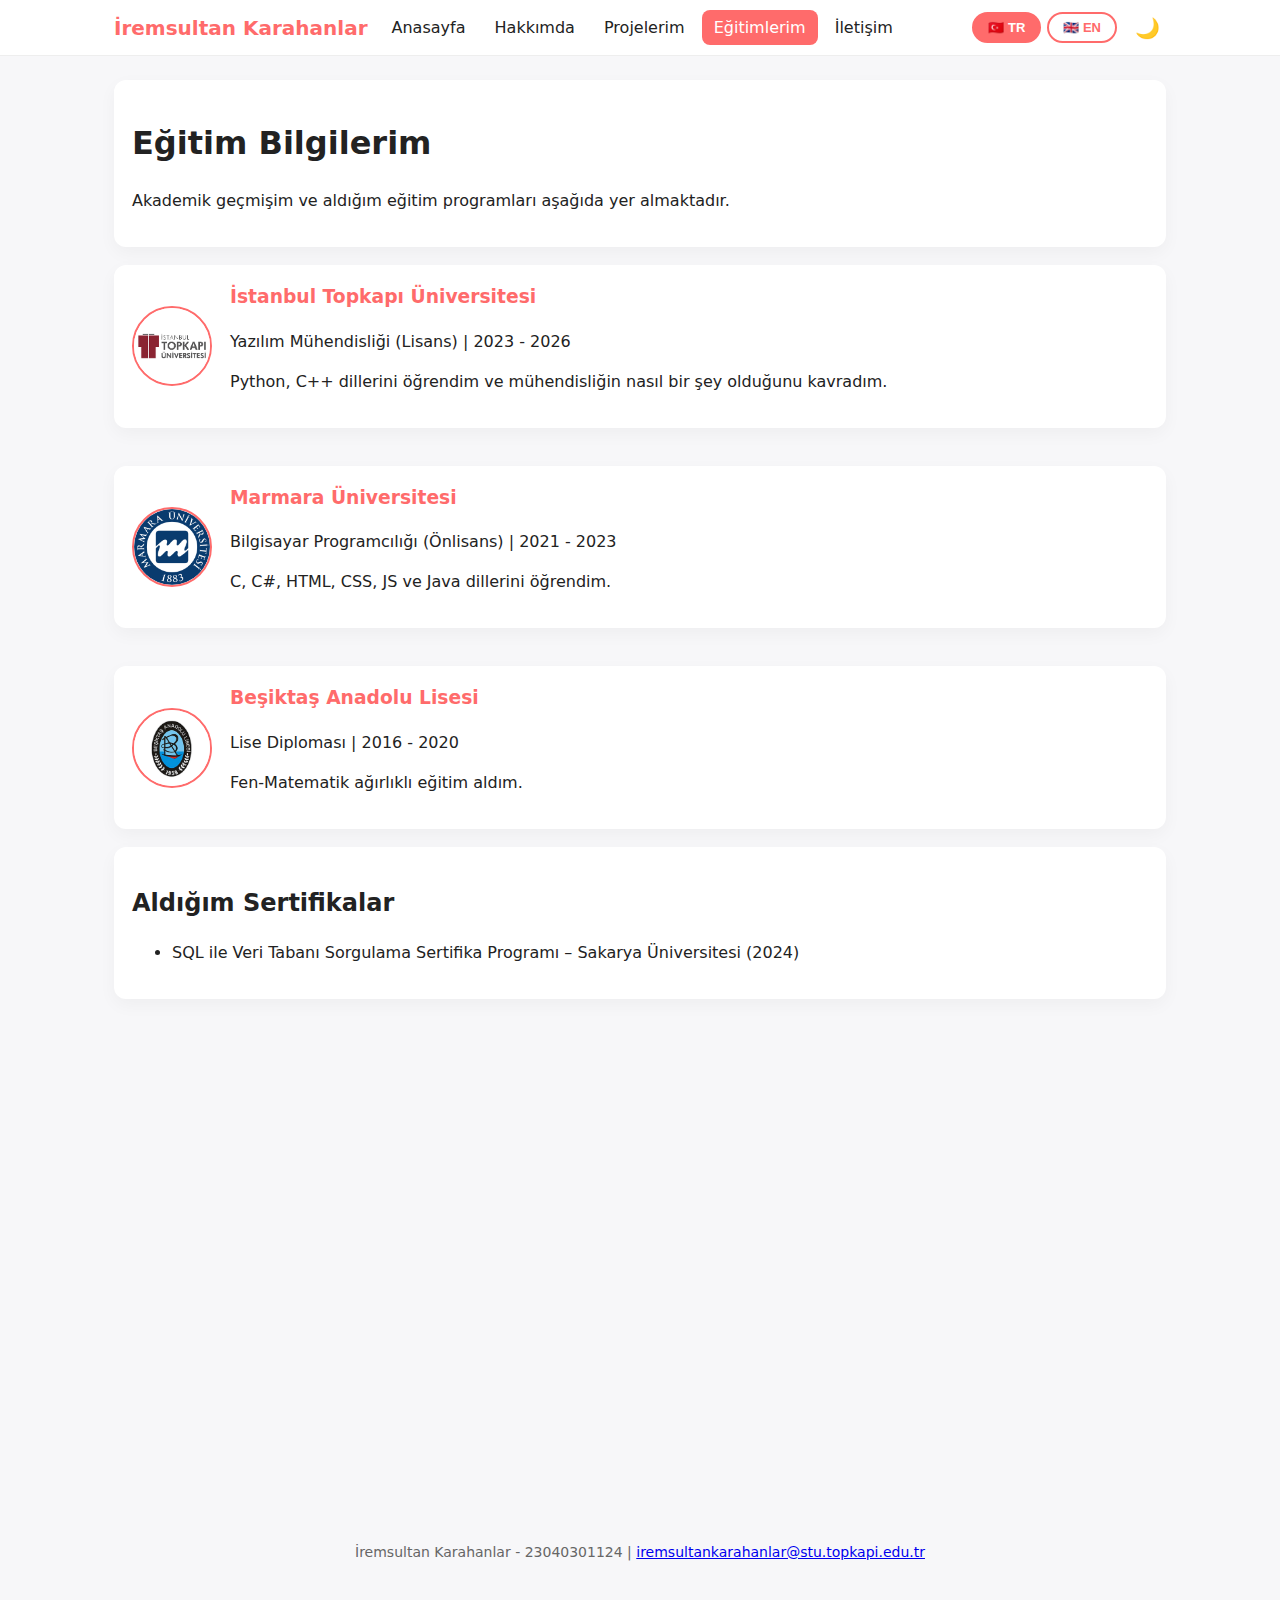
<file: history.html>
<!doctype html>
<html lang="tr">
<head>
  <meta charset="utf-8">
  <meta name="viewport" content="width=device-width,initial-scale=1">
  <title>İremsultan Karahanlar - Eğitimlerim</title>
  <link rel="stylesheet" href="styles.css">
</head>
<body>
  <!-- Üst Menü -->
  <header>
    <div class="container nav">
      <div class="logo">İremsultan Karahanlar</div>
      <nav>
        <a href="index.html" class="active">Anasayfa</a>
        <a href="about.html">Hakkımda</a>
        <a href="projects.html">Projelerim</a>
        <a href="history.html">Eğitimlerim</a>
        <a href="contact.html">İletişim</a>
      </nav>
      <div class="language-switcher" style="margin-left:auto;">
        <button data-lang="tr" onclick="changeLang('tr')">🇹🇷 TR</button>
        <button data-lang="en" onclick="changeLang('en')">🇬🇧 EN</button>
      </div>
      <button id="darkToggle" class="dark-btn">🌙</button>
    </div>
  </header>

  <div class="progress-bar" id="progressBar"></div>

  <!-- Ana İçerik -->
  <main class="container">
    <section class="card">
      <h1>Eğitim Bilgilerim</h1>
      <p>Akademik geçmişim ve aldığım eğitim programları aşağıda yer almaktadır.</p>
    </section>

    <!-- Eğitim Bilgileri (Alt Alta) -->
    <section class="education-list">
      <div class="education-item card">
        <img src="images/topkapi.png" alt="İstanbul Topkapı Üniversitesi Logosu">
        <div>
          <h3>İstanbul Topkapı Üniversitesi</h3>
          <p class="small">Yazılım Mühendisliği (Lisans) | 2023 - 2026</p>
          <p>Python, C++ dillerini öğrendim ve mühendisliğin nasıl bir şey olduğunu kavradım.</p>
        </div>
      </div>

      <div class="education-item card">
        <img src="images/marmara.png" alt="Marmara Üniversitesi Logosu">
        <div>
          <h3>Marmara Üniversitesi</h3>
          <p class="small">Bilgisayar Programcılığı (Önlisans) | 2021 - 2023</p>
          <p>C, C#, HTML, CSS, JS ve Java dillerini öğrendim.</p>
        </div>
      </div>

      <div class="education-item card">
        <img src="images/bal.jpg" alt="Beşiktaş Anadolu Lisesi Logosu">
        <div>
          <h3>Beşiktaş Anadolu Lisesi</h3>
          <p class="small">Lise Diploması | 2016 - 2020</p>
          <p>Fen-Matematik ağırlıklı eğitim aldım.</p>
        </div>
      </div>
    </section>

    <!-- Sertifikalar -->
    <section class="card">
      <h2>Aldığım Sertifikalar</h2>
      <ul>
        <li>SQL ile Veri Tabanı Sorgulama Sertifika Programı – Sakarya Üniversitesi (2024)</li>
      </ul>
    </section>

    <!-- Deneyim -->
    <section class="card">
      <h2>İş ve Staj Deneyimleri</h2>
      <div class="experience">
        <div>
          <h4>Stajyer | Webbilir </h4>
          <p class="small">Temmuz 2022 - Ağustos 2022</p>
          <p>Web uygulamaları geliştirme süreçlerine destek verdim.</p>
        </div>
        <div>
          <h4>Junior Yazılım Mühendisi | İstanbul Topkapı Üniversitesi</h4>
          <p class="small">Şubat 2024 - Ağustos 2024</p>
          <p>Proje geliştirme, hata ayıklama ve veritabanı yönetimi görevlerinde yer aldım.</p>
        </div>
      </div>
    </section>
  </main>

  <!-- Alt Bilgi -->
  <footer class="footer">
    <div class="container">
      <p>İremsultan Karahanlar - 23040301124 | 
         <a href="mailto:iremsultankarahanlar@stu.topkapi.edu.tr">iremsultankarahanlar@stu.topkapi.edu.tr</a></p>
    </div>
  </footer>
<script src="script.js"></script>  
</body>
</html>
</file>
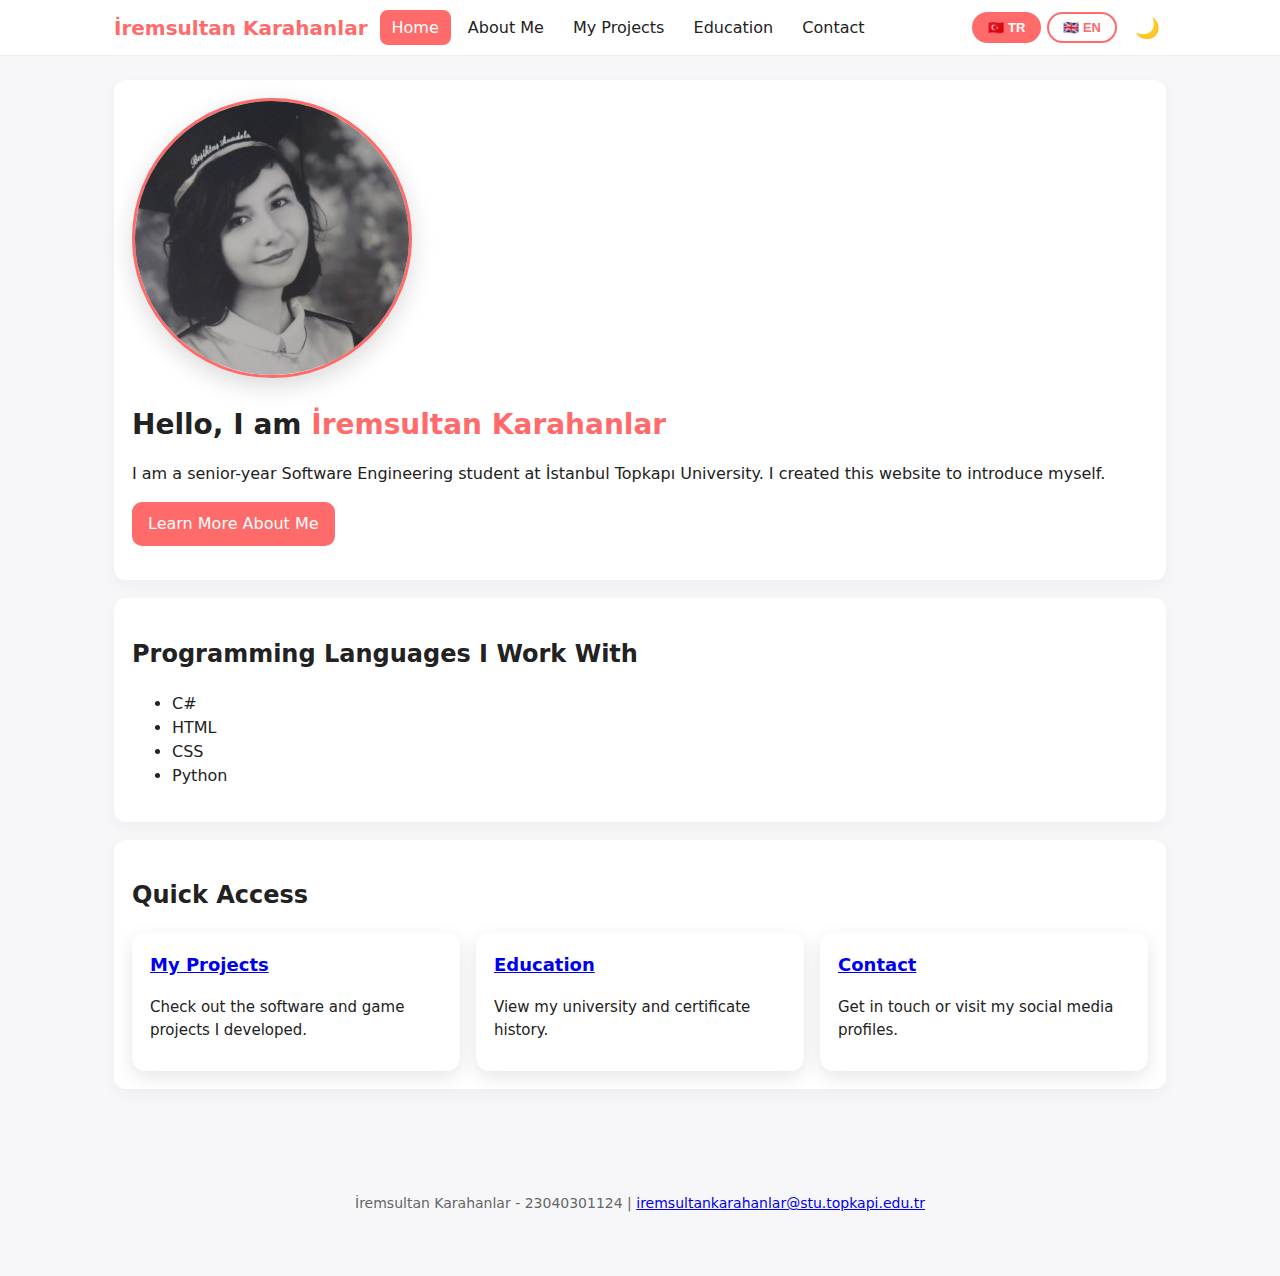
<file: index-en.html>
<!doctype html>
<html lang="en">
<head>
  <meta charset="utf-8">
  <meta name="viewport" content="width=device-width,initial-scale=1">
  <title>İremsultan Karahanlar - Home</title>
  <link rel="stylesheet" href="styles.css">
</head>

<body>
  <!-- Header -->
  <header>
    <div class="container nav">
      <div class="logo">İremsultan Karahanlar</div>
      <nav>
        <a href="index-en.html" class="active">Home</a>
        <a href="about-en.html">About Me</a>
        <a href="projects-en.html">My Projects</a>
        <a href="history-en.html">Education</a>
        <a href="contact-en.html">Contact</a>
      </nav>
      <div class="language-switcher" style="margin-left:auto;">
        <button data-lang="tr" onclick="changeLang('tr')">🇹🇷 TR</button>
        <button data-lang="en" onclick="changeLang('en')">🇬🇧 EN</button>
      </div>
      <button id="darkToggle" class="dark-btn">🌙</button>
    </div>
  </header>

  <div class="progress-bar" id="progressBar"></div>

  <!-- Main Content -->
  <main class="container">

    <!-- Hero Section -->
    <section class="hero card">
      <div>
        <div class="figure">
          <img src="images/ben.jpg" alt="İremsultan Karahanlar" style="border-radius:50%; width:280px; height:280px; object-fit:cover;">
        </div>
        <h1>Hello, I am <span style="color:var(--accent)">İremsultan Karahanlar</span></h1>
        <p>I am a senior-year Software Engineering student at İstanbul Topkapı University. 
           I created this website to introduce myself.</p>
        <p><a class="cta" href="about-en.html">Learn More About Me</a></p>
      </div>
    </section>

    <!-- Interests -->
    <section class="card">
      <h2>Programming Languages I Work With</h2>
      <ul>
        <li>C#</li>
        <li>HTML</li>
        <li>CSS</li>
        <li>Python</li>
      </ul>
    </section>

    <!-- Quick Links -->
    <section class="card">
      <h2>Quick Access</h2>
      <div class="grid-3">
        <article>
          <h3><a href="projects-en.html">My Projects</a></h3>
          <p class="small">Check out the software and game projects I developed.</p>
        </article>
        <article>
          <h3><a href="history-en.html">Education</a></h3>
          <p class="small">View my university and certificate history.</p>
        </article>
        <article>
          <h3><a href="contact-en.html">Contact</a></h3>
          <p class="small">Get in touch or visit my social media profiles.</p>
        </article>
      </div>
    </section>
  </main>

  <!-- Footer -->
  <footer class="footer">
    <div class="container">
      <p>İremsultan Karahanlar - 23040301124 | 
         <a href="mailto:iremsultankarahanlar@stu.topkapi.edu.tr">iremsultankarahanlar@stu.topkapi.edu.tr</a></p>
    </div>
  </footer>
<script src="script.js"></script>  
</body>
</html>
</file>
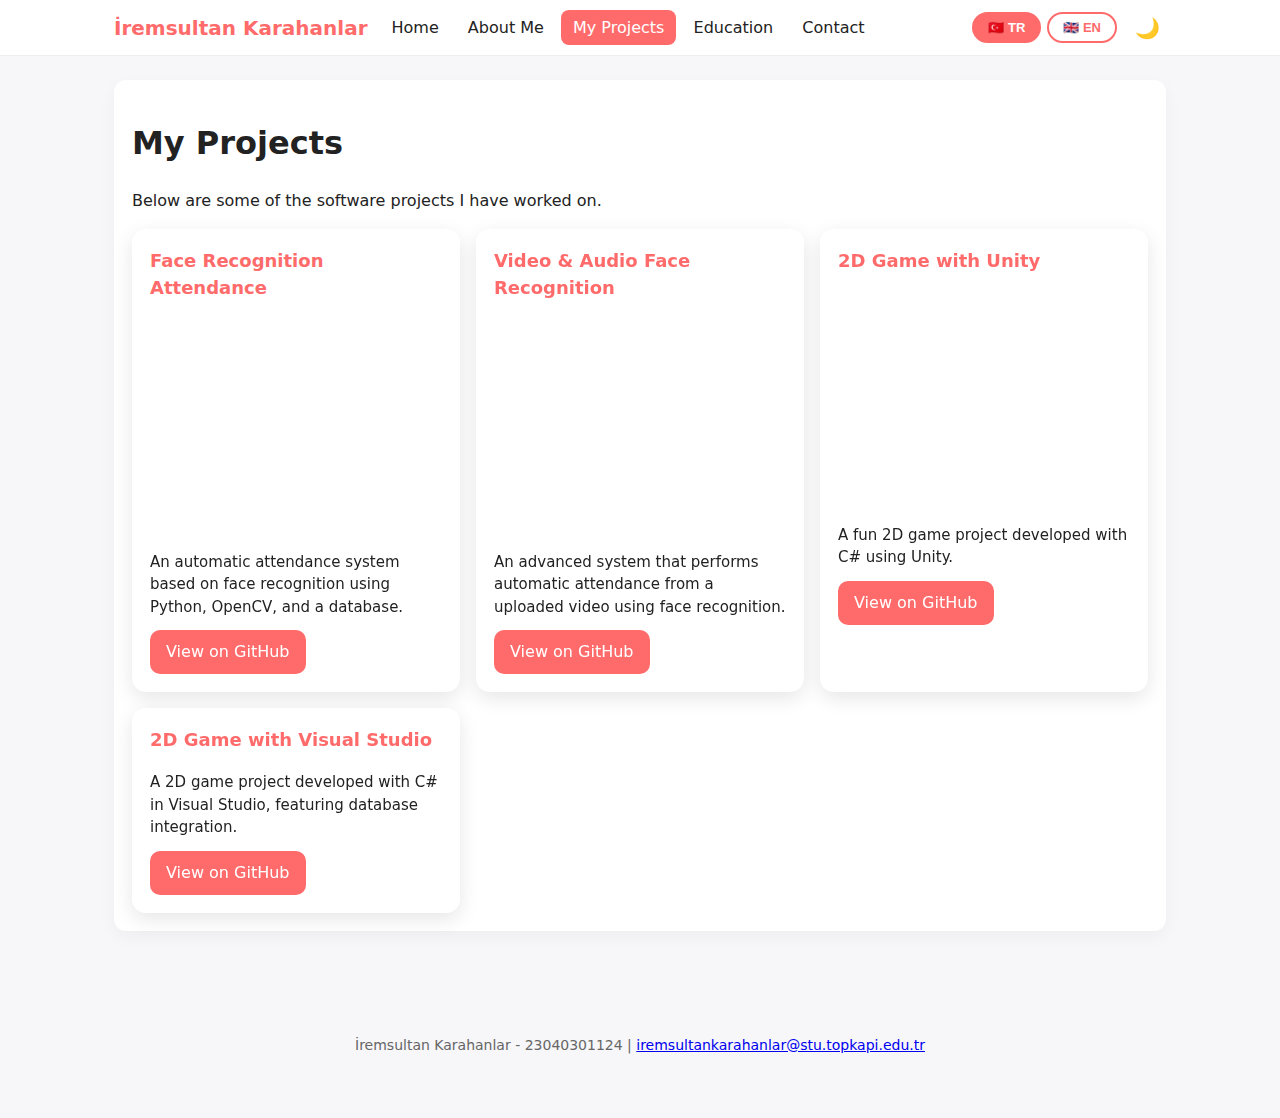
<file: projects-en.html>
<!doctype html>
<html lang="en">
<head>
  <meta charset="utf-8">
  <meta name="viewport" content="width=device-width,initial-scale=1">
  <title>İremsultan Karahanlar - My Projects</title>
  <link rel="stylesheet" href="styles.css">
</head>
<body>
  <!-- Header -->
  <header>
    <div class="container nav">
      <div class="logo">İremsultan Karahanlar</div>
      <nav>
        <a href="index-en.html">Home</a>
        <a href="about-en.html">About Me</a>
        <a href="projects-en.html" class="active">My Projects</a>
        <a href="history-en.html">Education</a>
        <a href="contact-en.html">Contact</a>
      </nav>
      <div class="language-switcher" style="margin-left:auto;">
        <button data-lang="tr" onclick="changeLang('tr')">🇹🇷 TR</button>
        <button data-lang="en" onclick="changeLang('en')">🇬🇧 EN</button>
      </div>
      <button id="darkToggle" class="dark-btn">🌙</button>
    </div>
  </header>

  <div class="progress-bar" id="progressBar"></div>
  
  <!-- Main Content -->
  <main class="container">
    <section class="card">
      <h1>My Projects</h1>
      <p>Below are some of the software projects I have worked on.</p>

      <div class="grid-3">

        <article>
          <h3>Face Recognition Attendance</h3>
          <iframe width="100%" height="200" src="https://www.youtube.com/embed/OKiWo7InPRE" 
                  title="Face Recognition Project" frameborder="0" allowfullscreen></iframe>
          <p>An automatic attendance system based on face recognition using Python, OpenCV, and a database.</p>
          <a class="cta" href="https://github.com/iremsultankarahanlar/Attendance-With-Face-Recognition" target="_blank">View on GitHub</a>
        </article>

        <article>
          <h3>Video & Audio Face Recognition</h3>
          <iframe width="100%" height="200" src="https://www.youtube.com/embed/4oni3XU7gEg"
                  title="Video and Audio Attendance" frameborder="0" allowfullscreen></iframe>
          <p>An advanced system that performs automatic attendance from a uploaded video using face recognition.</p>
          <a class="cta" href="https://github.com/iremsultankarahanlar/Attendance-With-Face-Recognition" target="_blank">View on GitHub</a>
        </article>

        <article>
          <h3>2D Game with Unity</h3>
          <iframe width="100%" height="200" src="https://www.youtube.com/embed/U2IIOYUt2bc"
                  title="Unity 2D Game" frameborder="0" allowfullscreen></iframe>
          <p>A fun 2D game project developed with C# using Unity.</p>
          <a class="cta" href="https://github.com/iremsultankarahanlar/Cat-Game" target="_blank">View on GitHub</a>
        </article>

        <article>
          <h3>2D Game with Visual Studio</h3>
          <p>A 2D game project developed with C# in Visual Studio, featuring database integration.</p>
          <a class="cta" href="https://github.com/iremsultankarahanlar/Klee-Game" target="_blank">View on GitHub</a>
        </article>
      </div>
    </section>
  </main>

  <!-- Footer -->
  <footer class="footer">
    <div class="container">
      <p>İremsultan Karahanlar - 23040301124 | 
         <a href="mailto:iremsultankarahanlar@stu.topkapi.edu.tr">iremsultankarahanlar@stu.topkapi.edu.tr</a></p>
    </div>
  </footer>
<script src="script.js"></script>  
</body>
</html>
</file>
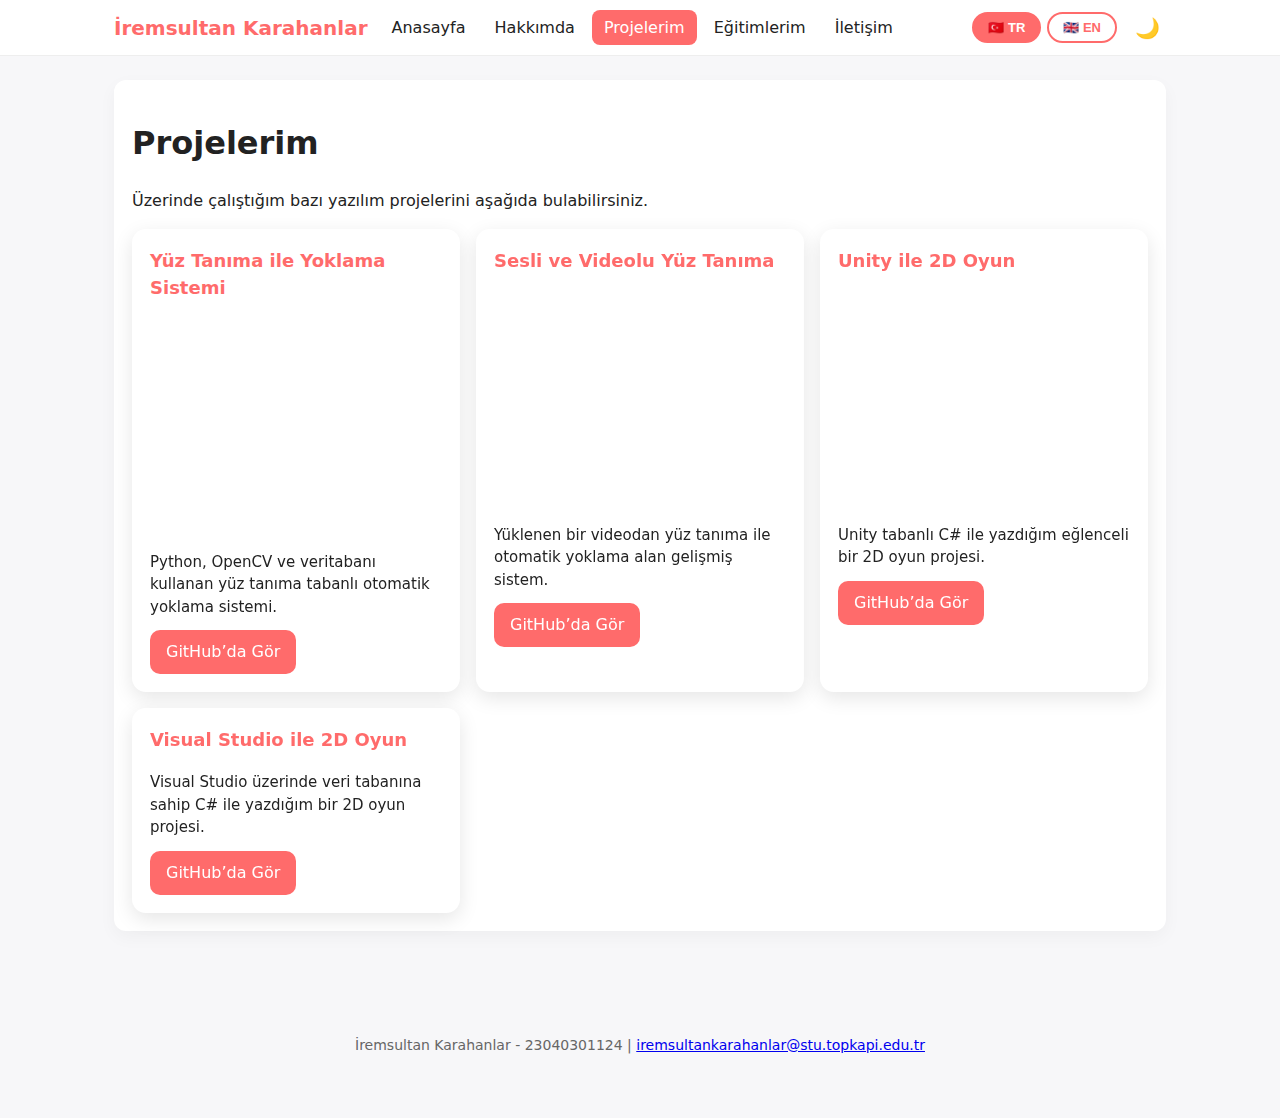
<file: projects.html>
<!doctype html>
<html lang="tr">
<head>
  <meta charset="utf-8">
  <meta name="viewport" content="width=device-width,initial-scale=1">
  <title>İremsultan Karahanlar - Projelerim</title>
  <link rel="stylesheet" href="styles.css">
</head>
<body>
  <!-- Üst Menü -->
  <header>
    <div class="container nav">
      <div class="logo">İremsultan Karahanlar</div>
      <nav>
        <a href="index.html" class="active">Anasayfa</a>
        <a href="about.html">Hakkımda</a>
        <a href="projects.html">Projelerim</a>
        <a href="history.html">Eğitimlerim</a>
        <a href="contact.html">İletişim</a>
      </nav>
      <div class="language-switcher" style="margin-left:auto;">
        <button data-lang="tr" onclick="changeLang('tr')">🇹🇷 TR</button>
        <button data-lang="en" onclick="changeLang('en')">🇬🇧 EN</button>
      </div>
      <button id="darkToggle" class="dark-btn">🌙</button>
    </div>
  </header>

  <div class="progress-bar" id="progressBar"></div>

  <!-- Ana İçerik -->
  <main class="container">
    <section class="card">
      <h1>Projelerim</h1>
      <p>Üzerinde çalıştığım bazı yazılım projelerini aşağıda bulabilirsiniz.</p>

      <div class="grid-3">

        <article>
          <h3>Yüz Tanıma ile Yoklama Sistemi</h3>
          <iframe width="100%" height="200" src="https://www.youtube.com/embed/OKiWo7InPRE" 
                  title="Yüz Tanıma Projesi" frameborder="0" allowfullscreen></iframe>
          <p>Python, OpenCV ve veritabanı kullanan yüz tanıma tabanlı otomatik yoklama sistemi.</p>
          <a class="cta" href="https://github.com/iremsultankarahanlar/Attendance-With-Face-Recognition" target="_blank">GitHub’da Gör</a>
        </article>

        <article>
          <h3>Sesli ve Videolu Yüz Tanıma</h3>
          <iframe width="100%" height="200" src="https://www.youtube.com/embed/4oni3XU7gEg"
                  title="Sesli ve Videolu Yoklama" frameborder="0" allowfullscreen></iframe>
          <p>Yüklenen bir videodan yüz tanıma ile otomatik yoklama alan gelişmiş sistem.</p>
          <a class="cta" href="https://github.com/iremsultankarahanlar/Attendance-With-Face-Recognition" target="_blank">GitHub’da Gör</a>
        </article>

        <article>
          <h3>Unity ile 2D Oyun</h3>
          <iframe width="100%" height="200" src="https://www.youtube.com/embed/U2IIOYUt2bc"
                  title="Unity 2D Oyun" frameborder="0" allowfullscreen></iframe>
          <p>Unity tabanlı C# ile yazdığım eğlenceli bir 2D oyun projesi.</p>
          <a class="cta" href="https://github.com/iremsultankarahanlar/Cat-Game" target="_blank">GitHub’da Gör</a>
        </article>

        <article>
          <h3>Visual Studio ile 2D Oyun</h3>
          <p>Visual Studio üzerinde veri tabanına sahip C# ile yazdığım bir 2D oyun projesi.</p>
          <a class="cta" href="https://github.com/iremsultankarahanlar/Klee-Game" target="_blank">GitHub’da Gör</a>
        </article>
      </div>
    </section>
  </main>

  <!-- Alt Bilgi -->
  <footer class="footer">
    <div class="container">
      <p>İremsultan Karahanlar - 23040301124 | 
         <a href="mailto:iremsultankarahanlar@stu.topkapi.edu.tr">iremsultankarahanlar@stu.topkapi.edu.tr</a></p>
    </div>
  </footer>
<script src="script.js"></script>  
</body>
</html>
</file>
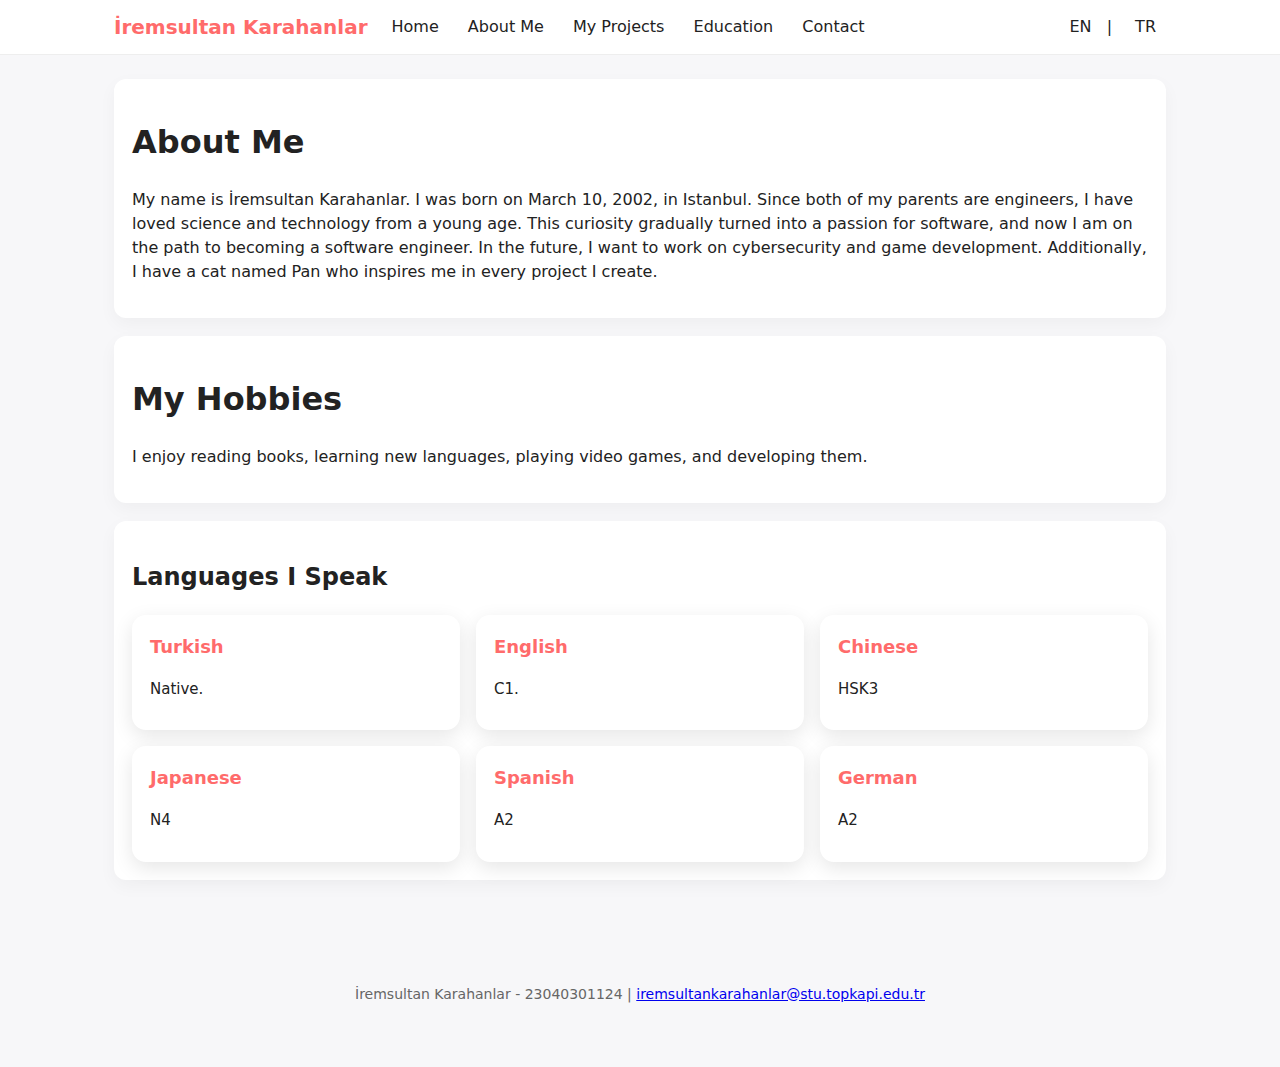
<file: web_uygulamaları_site/about-en.html>
<!doctype html>
<html lang="en">
<head>
  <meta charset="utf-8">
  <meta name="viewport" content="width=device-width,initial-scale=1">
  <title>İremsultan Karahanlar - About Me</title>
  <link rel="stylesheet" href="styles.css">
</head>
<body>
  <!-- Header -->
  <header>
    <div class="container nav">
      <div class="logo">İremsultan Karahanlar</div>
      <nav>
        <a href="index-en.html">Home</a>
        <a href="about-en.html" class="active">About Me</a>
        <a href="projects-en.html">My Projects</a>
        <a href="history-en.html">Education</a>
        <a href="contact-en.html">Contact</a>
      </nav>
      <div class="language-switcher" style="margin-left:auto;">
        <a href="about-en.html">EN</a> | 
        <a href="about.html">TR</a>
      </div>
    </div>
  </header>

  <main class="container">
    <section class="card">
      <h1>About Me</h1>
      <p>My name is İremsultan Karahanlar. I was born on March 10, 2002, in Istanbul. 
      Since both of my parents are engineers, I have loved science and technology from a young age. 
      This curiosity gradually turned into a passion for software, and now I am on the path to becoming a software engineer. 
      In the future, I want to work on cybersecurity and game development. 
      Additionally, I have a cat named Pan who inspires me in every project I create.</p>
    </section>

    <section class="card">
      <h1>My Hobbies</h1>
      <p>I enjoy reading books, learning new languages, playing video games, and developing them.</p>
    </section>

    <section class="card">
      <h2>Languages I Speak</h2>
      <div class="grid-3">
        <article>
          <h3>Turkish</h3>
          <p class="small">Native.</p>
        </article>
        <article>
          <h3>English</h3>
          <p class="small">C1.</p>
        </article>
        <article>
          <h3>Chinese</h3>
          <p class="small">HSK3</p>
        </article>
        <article>
          <h3>Japanese</h3>
          <p class="small">N4</p>
        </article>
        <article>
          <h3>Spanish</h3>
          <p class="small">A2</p>
        </article>
        <article>
          <h3>German</h3>
          <p class="small">A2</p>
        </article>
      </div>
    </section>
  </main>

  <footer class="footer">
    <div class="container">
      <p>İremsultan Karahanlar - 23040301124 | 
         <a href="mailto:iremsultankarahanlar@stu.topkapi.edu.tr">iremsultankarahanlar@stu.topkapi.edu.tr</a></p>
    </div>
  </footer>
  <!--  
  ⠀⠀⠀⠀⠀⠀⠀⠀⠀⠀⠀⠀⠀⠀⠀⠀⣀⡀⠀⠀⠀⠀⠀⠄⠀⠀⠀⠀⠀⠀⠀⠀⠀⠀⠀⠀⠀⠀⠀⠀
⠀⠀⠀⠀⠀⠀⠀⠀⠀⠀⠀⠀⠀⠀⠀⠀⠀⠘⡿⠇⠀⠀⠀⠀⢻⡄⠀⠀⠀⠀⠀⠀⠀⠀⠀⠀⠀⠀⠀⠀⠀⠀
⠀⠀⠀⠀⠀⠀⠀⠀⠀⠀⠀⠀⠀⠀⠀⠀⠀⢀⡇⠀⠀⠀⠀⡸⣞⡇⠀⠀⠀⠀⠀⠀⠀⠀⠀⠀⠀⠀⠀⠀⠀⠀
⠀⠀⠀⠀⠀⠀⠀⠀⠀⠀⠀⠀⠀⠀⠀⠀⠀⢸⠃⠀⠀⠀⢀⣧⢿⣽⡀⠀⠀⠀⠀⠀⠀⠀⠀⠀⠀⠀⠀⠀⠀⠀
⠀⢴⣿⠆⠀⠀⠀⠀⠀⠀⠀⠀⠀⠀⠀⠀⠀⢸⠀⠀⠀⠀⣼⣞⡿⣞⡅⠀⠀⠀⠀⠀⠀⠀⠀⠀⠀⠀⠀⠀⠀⠀
⠀⠀⠈⠓⢤⡀⠀⠀⠀⠀⠀⠀⠀⠀⠀⠀⠀⣾⠀⠀⠀⣰⣟⢾⣽⢫⡿⠀⠀⠀⠀⠀⠀⠀⠀⠀⠀⠀⠀⠀⠀⠀
⠀⠀⠀⠀⠀⠙⢦⡀⠀⠀⠀⠀⠀⠀⠀⠀⠀⣿⣠⢤⣶⡻⣞⣿⣺⢯⣽⣳⡀⠀⠀⠀⠀⠀⠀⠀⠀⠀⠀⠀⠀⠀
⢠⣄⡀⠀⠀⠀⠀⠙⢦⡀⠀⠀⠀⠀⣀⣠⣤⣿⣽⣻⢾⣽⣷⣾⣽⣻⣞⣷⣳⡄⠀⠀⠀⠀⠀⠀⠀⠀⠀⠀⠀⠀
⠈⢻⣿⣶⣄⡀⠀⠀⠀⣉⣲⣴⢶⣞⡿⣽⣞⡷⣯⢿⡽⣞⣿⠟⠋⠁⠉⠈⠳⣟⣆⠀⠀⠀⠀⠀⠀⠀⠀⠀⠀⠀
⠀⠀⢻⣿⣿⣿⣿⢶⣾⣿⡽⣯⣟⡾⣽⡷⣯⣟⡽⡾⣽⡯⠁⠀⠀⠀⠀⠀⠀⢮⣭⣦⡀⠀⠀⠀⠀⠀⠀⠀⠀⠀
⠀⠀⠉⢞⣿⣿⢯⡿⣿⣯⣟⣷⣯⢿⣳⣟⡷⣽⣼⣻⣽⠀⠀⠀⠀⠀⠀⠀⢀⣼⡯⡗⠋⠤⠀⠀⠀⠀⠀⠀⠀⠀
⠀⠀⠀⢾⣿⣿⣯⣽⣾⣿⣾⣗⡿⣯⡷⣯⣟⡷⣞⣼⣿⣀⠀⠀⠀⠀⢀⣠⡿⣏⡗⠈⠐⠈⠅⠀⠀⠀⠀⠀⠀⠀
⠀⠀⢀⣼⠛⠏⠉⠉⠽⢟⢿⣿⣿⣿⣿⣷⣻⢾⡽⣞⡷⠄⡹⣶⢿⣻⢿⣻⡽⢯⣼⢦⠶⠁⠈⠀⠀⠀⠀⠀⠀⠀
⠀⠀⣸⣯⠇⠀⠀⠀⠀⠀⠁⣽⣿⣿⣿⣷⣯⣿⣽⣛⡦⠀⠀⢩⣿⣹⢯⣷⢻⣟⠺⢣⡖⣘⠤⠓⠀⠀⠀⠀⠀⠀
⠀⠀⢈⣿⡃⠁⠀⠀⠀⢀⣤⣾⣟⢿⣻⣿⣿⣟⡾⣽⡳⠄⠎⢳⣯⢯⣟⡾⢯⣞⣯⣓⠉⢀⠀⠀⡄⢢⡀⠀⠀⠀
⠀⠀⣸⣷⣷⣶⣳⣶⣺⣿⣿⣳⢯⣟⣿⣿⣳⢯⠛⠅⠃⠀⠀⣴⣿⡿⣬⢶⠾⠙⣊⣥⠾⡒⠊⢁⢠⠣⣌⠀⠀⠀
⠀⠀⢺⡽⣾⡽⣯⣟⣿⡿⣯⣿⣿⣾⢿⣿⠳⢏⣈⢠⠀⠀⣰⢿⡿⣽⣉⡶⠌⠋⠉⣀⡀⠁⠀⠀⠀⣘⡐⣂⠀⠀
⠀⠀⠘⣽⣳⣟⣳⣟⣾⣽⣿⣿⣿⣿⣿⣦⣜⡻⡽⠆⠧⣴⡟⣯⢟⡳⣭⠲⠄⠐⠀⠀⠀⠈⠁⠉⠑⢊⡕⢃⠄⠀
⠀⠀⠀⠹⣿⣾⣿⣯⣿⣾⣿⣿⣿⣿⣿⣿⣿⣿⣾⢧⠀⠹⠾⡵⡞⡽⢢⣃⠐⠀⠀⠄⡐⠀⠀⠀⡘⢦⠘⣌⠀⠀
⠀⠀⠀⠐⠹⢿⣿⣿⣿⣿⣿⣿⣿⣿⣿⣿⣿⣿⢯⡏⠀⠀⠀⠀⠀⠀⠀⠀⠀⠀⣀⠒⡈⠀⡀⠄⡑⠢⣉⠴⣈⣆
⠀⠀⠀⠀⠀⣀⠻⣿⣿⣿⣿⣿⣿⣿⣿⣿⣿⢯⣏⡴⣶⣵⣢⢤⢠⡀⡄⢠⠐⡰⢌⡱⠀⡁⡀⠆⡥⠆⡥⣛⡽⣾
⠀⠀⡀⠔⠉⠀⠀⢽⣿⣿⣿⣿⣿⣿⣿⣿⣿⣿⣼⣻⢷⣯⡽⣞⣷⣻⡼⣡⢋⡔⠣⠜⡐⢐⠠⡓⣤⣙⣲⣽⣻⢷
⠀⠀⠀⠀⠀⠀⠀⠘⢿⣿⣿⣿⣿⣿⣿⣿⣿⣿⣿⣿⣿⣷⡿⣽⣞⣷⣻⡴⣣⢜⡱⣊⡕⣊⠠⡙⡰⣭⢷⣯⣿⢿
                        uzaylı kedi
  
  -->
</body>
</html>
</file>
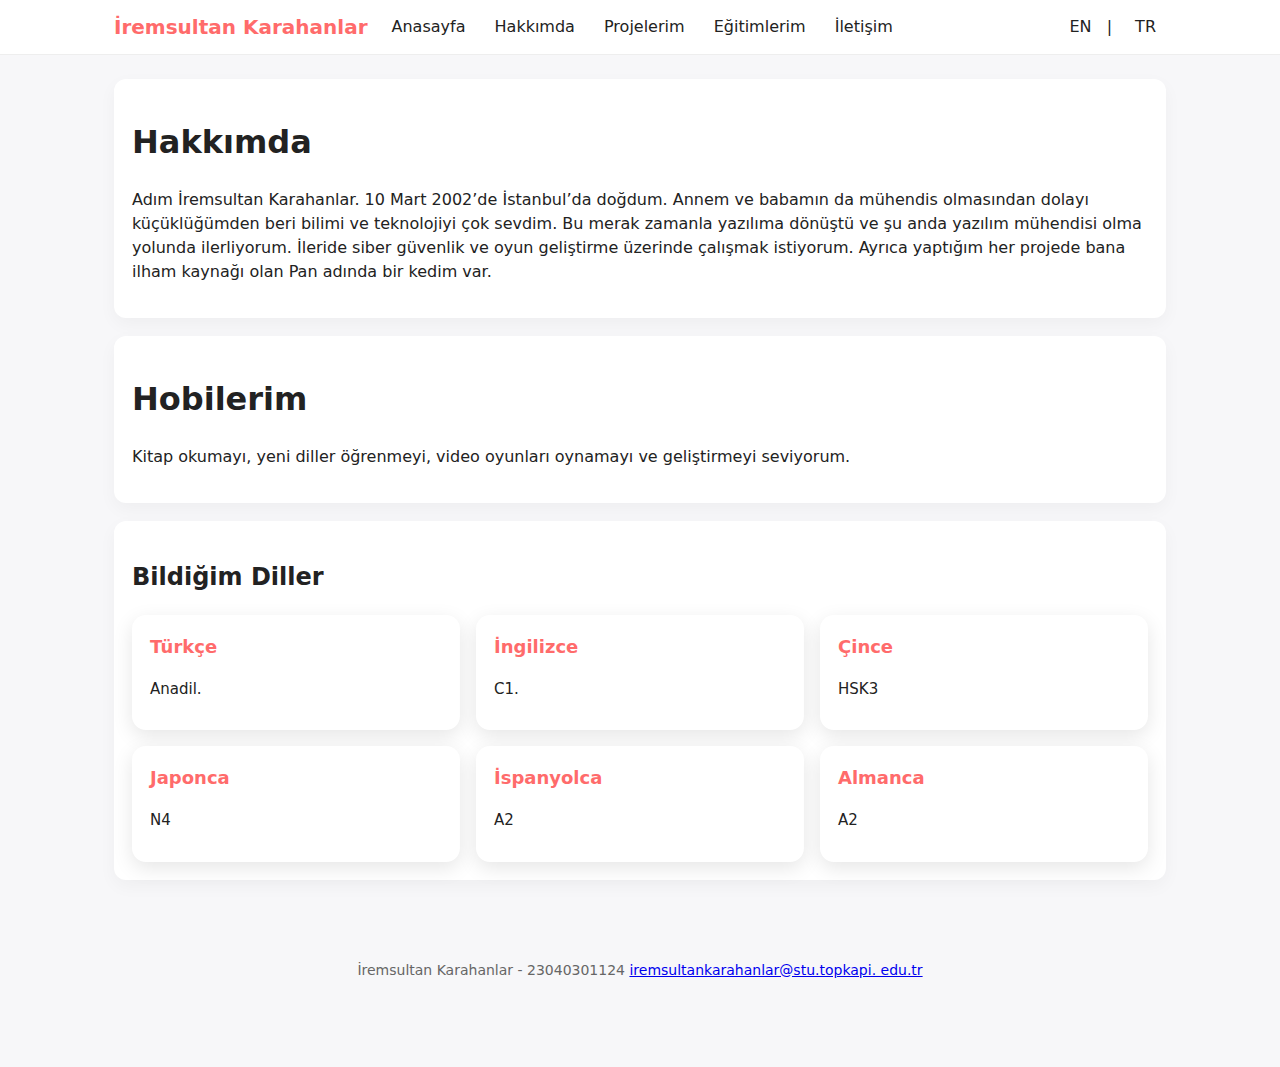
<file: web_uygulamaları_site/about.html>
<!doctype html>
<html lang="tr">
<head>
  <meta charset="utf-8">
  <meta name="viewport" content="width=device-width,initial-scale=1">
  <title>İremsultan Karahanlar - Hakkımda</title>
  <link rel="stylesheet" href="styles.css">
</head>
<body>
  <!-- Üst Menü -->
  <header>
    <div class="container nav">
      <div class="logo">İremsultan Karahanlar</div>
      <nav>
        <a href="index.html" class="active">Anasayfa</a>
        <a href="about.html">Hakkımda</a>
        <a href="projects.html">Projelerim</a>
        <a href="history.html">Eğitimlerim</a>
        <a href="contact.html">İletişim</a>
      </nav>
      <div class="language-switcher" style="margin-left:auto;">
        <a href="about-en.html">EN</a> | 
        <a href="about.html">TR</a>
      </div>
    </div>
  </header>

  <main class="container">
    <section class="card">
      <h1>Hakkımda</h1>
      <p>Adım İremsultan Karahanlar. 10 Mart 2002’de İstanbul’da doğdum.
      Annem ve babamın da mühendis olmasından dolayı küçüklüğümden beri bilimi ve teknolojiyi çok sevdim.
      Bu merak zamanla yazılıma dönüştü ve şu anda yazılım mühendisi olma yolunda ilerliyorum.
      İleride siber güvenlik ve oyun geliştirme üzerinde çalışmak istiyorum.
      Ayrıca yaptığım her projede bana ilham kaynağı olan Pan adında bir kedim var. </p>
    </section>

    <section class="card">
      <h1>Hobilerim</h1>
      <p>Kitap okumayı, yeni diller öğrenmeyi, video oyunları oynamayı ve geliştirmeyi seviyorum.</p>
    </section>

    <section class="card">
      <h2>Bildiğim Diller</h2>
      <div class="grid-3">
        <article>
          <h3>Türkçe</h3>
          <p class="small">Anadil.</p>
        </article>
        <article>
          <h3>İngilizce</h3>
          <p class="small">C1.</p>
        </article>
        <article>
          <h3>Çince</h3>
          <p class="small">HSK3</p>
        </article>
        <article>
          <h3>Japonca</h3>
          <p class="small">N4</p>
        </article>
        <article>
          <h3>İspanyolca</h3>
          <p class="small">A2</p>
        </article>
        <article>
          <h3>Almanca</h3>
          <p class="small">A2</p>
        </article>
      </div>
    </section>

    

  <footer class="footer">
    <div class="container">
      <p>İremsultan Karahanlar - 23040301124 <a href="mailto:iremsultankarahanlar@stu.topkapi. edu.tr">iremsultankarahanlar@stu.topkapi. edu.tr</a></p>
    </div>
  </footer>
  <!--  
  ⠀⠀⠀⠀⠀⠀⠀⠀⠀⠀⠀⠀⠀⠀⠀⠀⣀⡀⠀⠀⠀⠀⠀⠄⠀⠀⠀⠀⠀⠀⠀⠀⠀⠀⠀⠀⠀⠀⠀⠀
⠀⠀⠀⠀⠀⠀⠀⠀⠀⠀⠀⠀⠀⠀⠀⠀⠀⠘⡿⠇⠀⠀⠀⠀⢻⡄⠀⠀⠀⠀⠀⠀⠀⠀⠀⠀⠀⠀⠀⠀⠀⠀
⠀⠀⠀⠀⠀⠀⠀⠀⠀⠀⠀⠀⠀⠀⠀⠀⠀⢀⡇⠀⠀⠀⠀⡸⣞⡇⠀⠀⠀⠀⠀⠀⠀⠀⠀⠀⠀⠀⠀⠀⠀⠀
⠀⠀⠀⠀⠀⠀⠀⠀⠀⠀⠀⠀⠀⠀⠀⠀⠀⢸⠃⠀⠀⠀⢀⣧⢿⣽⡀⠀⠀⠀⠀⠀⠀⠀⠀⠀⠀⠀⠀⠀⠀⠀
⠀⢴⣿⠆⠀⠀⠀⠀⠀⠀⠀⠀⠀⠀⠀⠀⠀⢸⠀⠀⠀⠀⣼⣞⡿⣞⡅⠀⠀⠀⠀⠀⠀⠀⠀⠀⠀⠀⠀⠀⠀⠀
⠀⠀⠈⠓⢤⡀⠀⠀⠀⠀⠀⠀⠀⠀⠀⠀⠀⣾⠀⠀⠀⣰⣟⢾⣽⢫⡿⠀⠀⠀⠀⠀⠀⠀⠀⠀⠀⠀⠀⠀⠀⠀
⠀⠀⠀⠀⠀⠙⢦⡀⠀⠀⠀⠀⠀⠀⠀⠀⠀⣿⣠⢤⣶⡻⣞⣿⣺⢯⣽⣳⡀⠀⠀⠀⠀⠀⠀⠀⠀⠀⠀⠀⠀⠀
⢠⣄⡀⠀⠀⠀⠀⠙⢦⡀⠀⠀⠀⠀⣀⣠⣤⣿⣽⣻⢾⣽⣷⣾⣽⣻⣞⣷⣳⡄⠀⠀⠀⠀⠀⠀⠀⠀⠀⠀⠀⠀
⠈⢻⣿⣶⣄⡀⠀⠀⠀⣉⣲⣴⢶⣞⡿⣽⣞⡷⣯⢿⡽⣞⣿⠟⠋⠁⠉⠈⠳⣟⣆⠀⠀⠀⠀⠀⠀⠀⠀⠀⠀⠀
⠀⠀⢻⣿⣿⣿⣿⢶⣾⣿⡽⣯⣟⡾⣽⡷⣯⣟⡽⡾⣽⡯⠁⠀⠀⠀⠀⠀⠀⢮⣭⣦⡀⠀⠀⠀⠀⠀⠀⠀⠀⠀
⠀⠀⠉⢞⣿⣿⢯⡿⣿⣯⣟⣷⣯⢿⣳⣟⡷⣽⣼⣻⣽⠀⠀⠀⠀⠀⠀⠀⢀⣼⡯⡗⠋⠤⠀⠀⠀⠀⠀⠀⠀⠀
⠀⠀⠀⢾⣿⣿⣯⣽⣾⣿⣾⣗⡿⣯⡷⣯⣟⡷⣞⣼⣿⣀⠀⠀⠀⠀⢀⣠⡿⣏⡗⠈⠐⠈⠅⠀⠀⠀⠀⠀⠀⠀
⠀⠀⢀⣼⠛⠏⠉⠉⠽⢟⢿⣿⣿⣿⣿⣷⣻⢾⡽⣞⡷⠄⡹⣶⢿⣻⢿⣻⡽⢯⣼⢦⠶⠁⠈⠀⠀⠀⠀⠀⠀⠀
⠀⠀⣸⣯⠇⠀⠀⠀⠀⠀⠁⣽⣿⣿⣿⣷⣯⣿⣽⣛⡦⠀⠀⢩⣿⣹⢯⣷⢻⣟⠺⢣⡖⣘⠤⠓⠀⠀⠀⠀⠀⠀
⠀⠀⢈⣿⡃⠁⠀⠀⠀⢀⣤⣾⣟⢿⣻⣿⣿⣟⡾⣽⡳⠄⠎⢳⣯⢯⣟⡾⢯⣞⣯⣓⠉⢀⠀⠀⡄⢢⡀⠀⠀⠀
⠀⠀⣸⣷⣷⣶⣳⣶⣺⣿⣿⣳⢯⣟⣿⣿⣳⢯⠛⠅⠃⠀⠀⣴⣿⡿⣬⢶⠾⠙⣊⣥⠾⡒⠊⢁⢠⠣⣌⠀⠀⠀
⠀⠀⢺⡽⣾⡽⣯⣟⣿⡿⣯⣿⣿⣾⢿⣿⠳⢏⣈⢠⠀⠀⣰⢿⡿⣽⣉⡶⠌⠋⠉⣀⡀⠁⠀⠀⠀⣘⡐⣂⠀⠀
⠀⠀⠘⣽⣳⣟⣳⣟⣾⣽⣿⣿⣿⣿⣿⣦⣜⡻⡽⠆⠧⣴⡟⣯⢟⡳⣭⠲⠄⠐⠀⠀⠀⠈⠁⠉⠑⢊⡕⢃⠄⠀
⠀⠀⠀⠹⣿⣾⣿⣯⣿⣾⣿⣿⣿⣿⣿⣿⣿⣿⣾⢧⠀⠹⠾⡵⡞⡽⢢⣃⠐⠀⠀⠄⡐⠀⠀⠀⡘⢦⠘⣌⠀⠀
⠀⠀⠀⠐⠹⢿⣿⣿⣿⣿⣿⣿⣿⣿⣿⣿⣿⣿⢯⡏⠀⠀⠀⠀⠀⠀⠀⠀⠀⠀⣀⠒⡈⠀⡀⠄⡑⠢⣉⠴⣈⣆
⠀⠀⠀⠀⠀⣀⠻⣿⣿⣿⣿⣿⣿⣿⣿⣿⣿⢯⣏⡴⣶⣵⣢⢤⢠⡀⡄⢠⠐⡰⢌⡱⠀⡁⡀⠆⡥⠆⡥⣛⡽⣾
⠀⠀⡀⠔⠉⠀⠀⢽⣿⣿⣿⣿⣿⣿⣿⣿⣿⣿⣼⣻⢷⣯⡽⣞⣷⣻⡼⣡⢋⡔⠣⠜⡐⢐⠠⡓⣤⣙⣲⣽⣻⢷
⠀⠀⠀⠀⠀⠀⠀⠘⢿⣿⣿⣿⣿⣿⣿⣿⣿⣿⣿⣿⣿⣷⡿⣽⣞⣷⣻⡴⣣⢜⡱⣊⡕⣊⠠⡙⡰⣭⢷⣯⣿⢿
                        uzaylı kedi
  
  -->
</body>
</html>
</file>
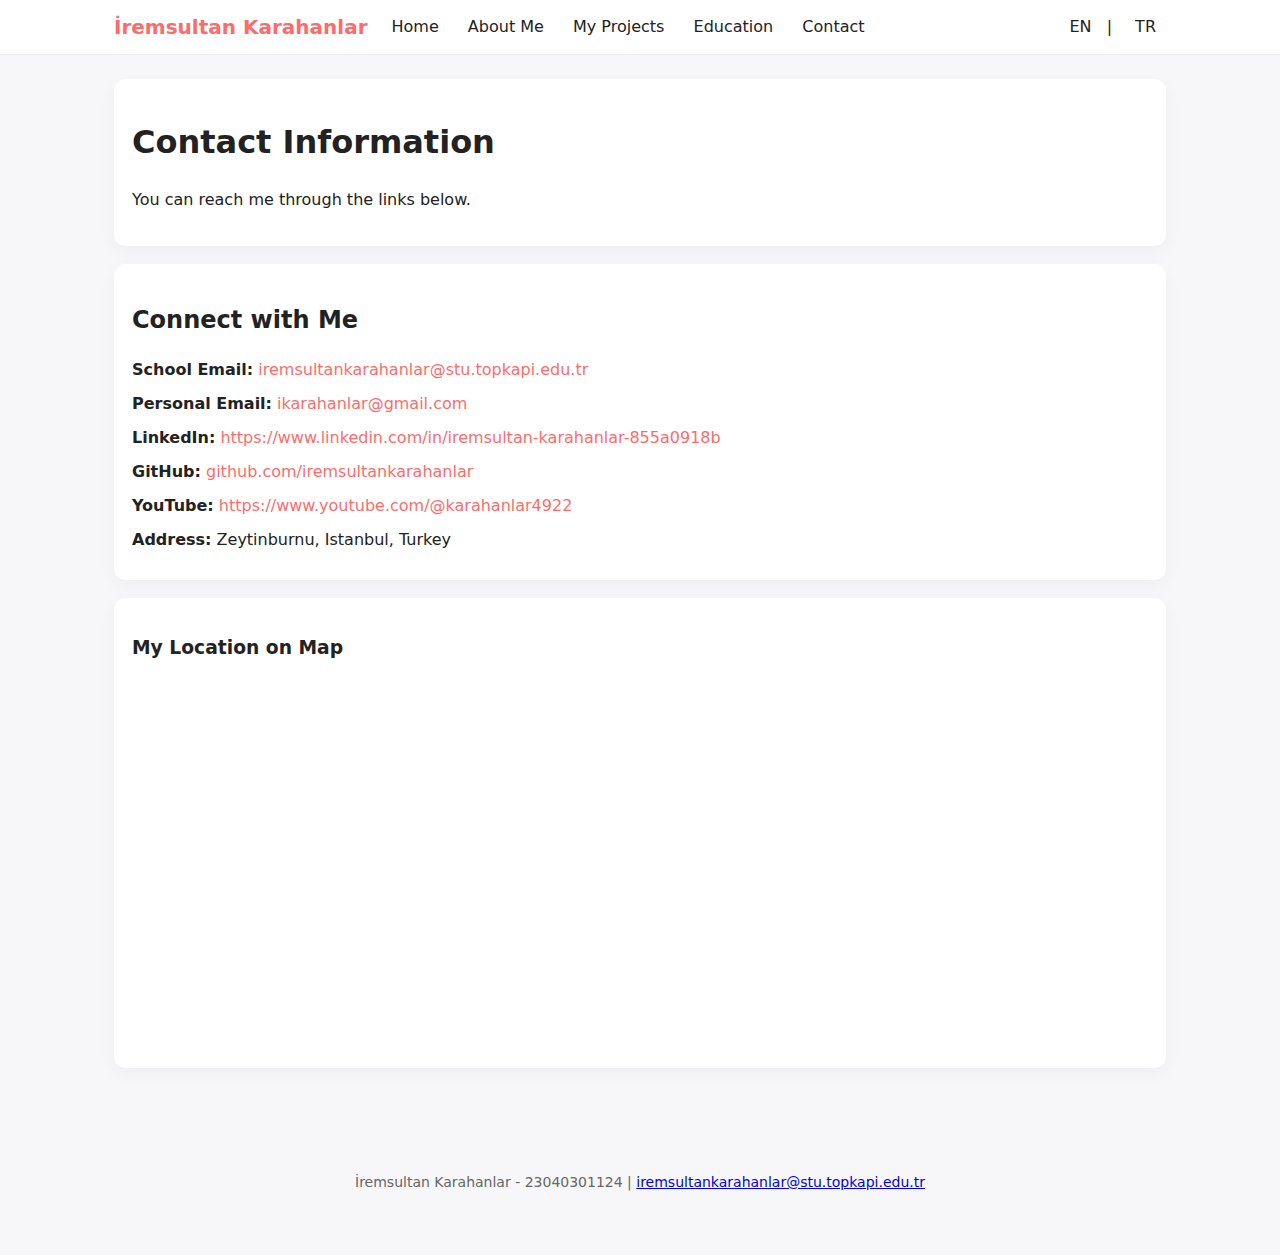
<file: web_uygulamaları_site/contact-en.html>
<!doctype html>
<html lang="en">
<head>
  <meta charset="utf-8">
  <meta name="viewport" content="width=device-width,initial-scale=1">
  <title>İremsultan Karahanlar - Contact</title>
  <link rel="stylesheet" href="styles.css">
</head>
<body>
  <!-- Header -->
  <header>
    <div class="container nav">
      <div class="logo">İremsultan Karahanlar</div>
      <nav>
        <a href="index-en.html">Home</a>
        <a href="about-en.html">About Me</a>
        <a href="projects-en.html">My Projects</a>
        <a href="history-en.html">Education</a>
        <a href="contact-en.html" class="active">Contact</a>
      </nav>
      <div class="language-switcher" style="margin-left:auto;">
        <a href="contact-en.html">EN</a> | 
        <a href="contact.html">TR</a>
      </div>
    </div>
  </header>

  <!-- Main Content -->
  <main class="container">
    <section class="card">
      <h1>Contact Information</h1>
      <p>You can reach me through the links below.</p>
    </section>

    <!-- Contact Details -->
    <section class="card contact-info">
      <h2>Connect with Me</h2>
      <ul>
        <li><strong>School Email:</strong> <a href="mailto:iremsultankarahanlar@stu.topkapi.edu.tr">iremsultankarahanlar@stu.topkapi.edu.tr</a></li>
        <li><strong>Personal Email:</strong> <a href="mailto:ikarahanlar@gmail.com">ikarahanlar@gmail.com</a></li>
        <li><strong>LinkedIn:</strong> <a href="https://www.linkedin.com/in/iremsultan-karahanlar-855a0918b" target="_blank">https://www.linkedin.com/in/iremsultan-karahanlar-855a0918b</a></li>
        <li><strong>GitHub:</strong> <a href="https://github.com/iremsultankarahanlar" target="_blank">github.com/iremsultankarahanlar</a></li>
        <li><strong>YouTube:</strong> <a href="https://www.youtube.com/@karahanlar4922" target="_blank">https://www.youtube.com/@karahanlar4922</a></li>
        <li><strong>Address:</strong> Zeytinburnu, Istanbul, Turkey</li>
      </ul>
    </section>

    <!-- Map -->
    <section class="card">
      <div class="contact-map">
        <h3>My Location on Map</h3>
        <iframe
          src="https://www.google.com/maps/embed?pb=!1m18!1m12!1m3!1d2772.668542947169!2d28.897078875578853!3d40.983790020933185!2m3!1f0!2f0!3f0!3m2!1i1024!2i768!4f13.1!3m3!1m2!1s0x14cabb7bf0bec5fb%3A0x9f3f1800f7718124!2zTW9kYUJpbGltIERhbsSxxZ9tYW5sxLFrIHZlIEXEn2l0aW0!5e1!3m2!1str!2str!4v1762435580238!5m2!1str!2str"
          width="100%" height="350" style="border:0;" allowfullscreen="" loading="lazy"></iframe>
      </div>
    </section>
  </main>

  <!-- Footer -->
  <footer class="footer">
    <div class="container">
      <p>İremsultan Karahanlar - 23040301124 | 
         <a href="mailto:iremsultankarahanlar@stu.topkapi.edu.tr">iremsultankarahanlar@stu.topkapi.edu.tr</a></p>
    </div>
  </footer>
</body>
</html>
</file>
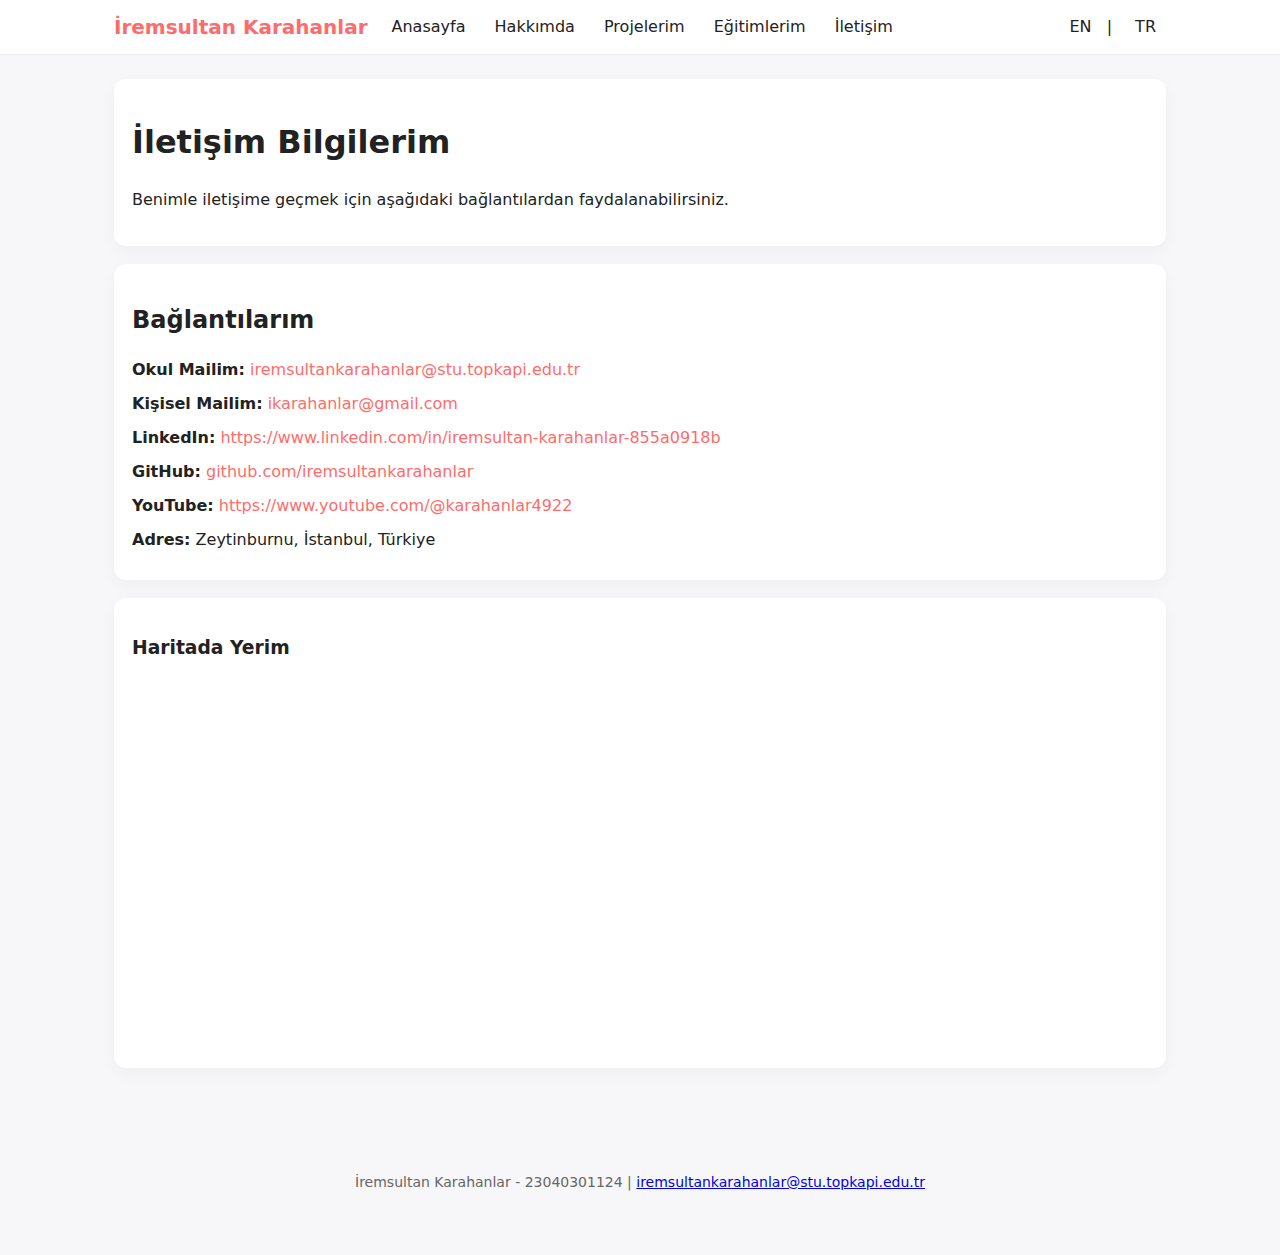
<file: web_uygulamaları_site/contact.html>
<!doctype html>
<html lang="tr">
<head>
  <meta charset="utf-8">
  <meta name="viewport" content="width=device-width,initial-scale=1">
  <title>İremsultan Karahanlar - İletişim</title>
  <link rel="stylesheet" href="styles.css">
</head>
<body>
  <!-- Üst Menü -->
  <header>
    <div class="container nav">
      <div class="logo">İremsultan Karahanlar</div>
      <nav>
        <a href="index.html" class="active">Anasayfa</a>
        <a href="about.html">Hakkımda</a>
        <a href="projects.html">Projelerim</a>
        <a href="history.html">Eğitimlerim</a>
        <a href="contact.html">İletişim</a>
      </nav>
      <div class="language-switcher" style="margin-left:auto;">
        <a href="contact-en.html">EN</a> | 
        <a href="contact.html">TR</a>
      </div>
    </div>
  </header>

  <!-- Ana İçerik -->
  <main class="container">
    <section class="card">
      <h1>İletişim Bilgilerim</h1>
      <p>Benimle iletişime geçmek için aşağıdaki bağlantılardan faydalanabilirsiniz.</p>
    </section>

    <!-- İletişim Bilgileri -->
    <section class="card contact-info">
      <h2>Bağlantılarım</h2>
      <ul>
        <li><strong>Okul Mailim:</strong> <a href="mailto:iremsultankarahanlar@stu.topkapi.edu.tr">iremsultankarahanlar@stu.topkapi.edu.tr</a></li>
        <li><strong>Kişisel Mailim:</strong> <a href="mailto:ikarahanlar@gmail.com">ikarahanlar@gmail.com</a></li>
        <li><strong>LinkedIn:</strong> <a href="https://www.linkedin.com/in/iremsultan-karahanlar-855a0918b" target="_blank">https://www.linkedin.com/in/iremsultan-karahanlar-855a0918b</a></li>
        <li><strong>GitHub:</strong> <a href="https://github.com/iremsultankarahanlar" target="_blank">github.com/iremsultankarahanlar</a></li>
        <li><strong>YouTube:</strong> <a href="https://www.youtube.com/@karahanlar4922" target="_blank">https://www.youtube.com/@karahanlar4922</a></li>
        <li><strong>Adres:</strong> Zeytinburnu, İstanbul, Türkiye</li>
      </ul>
    </section>

    <!-- Harita -->
    <section class="card">
      <div class="contact-map">
        <h3>Haritada Yerim</h3>
        <iframe
          src="https://www.google.com/maps/embed?pb=!1m18!1m12!1m3!1d2772.668542947169!2d28.897078875578853!3d40.983790020933185!2m3!1f0!2f0!3f0!3m2!1i1024!2i768!4f13.1!3m3!1m2!1s0x14cabb7bf0bec5fb%3A0x9f3f1800f7718124!2zTW9kYUJpbGltIERhbsSxxZ9tYW5sxLFrIHZlIEXEn2l0aW0!5e1!3m2!1str!2str!4v1762435580238!5m2!1str!2str"
          width="100%" height="350" style="border:0;" allowfullscreen="" loading="lazy"></iframe>
      </div>
    </section>
  </main>

  <!-- Alt Bilgi -->
  <footer class="footer">
    <div class="container">
      <p>İremsultan Karahanlar - 23040301124 | 
         <a href="mailto:iremsultankarahanlar@stu.topkapi.edu.tr">iremsultankarahanlar@stu.topkapi.edu.tr</a></p>
    </div>
  </footer>
</body>
</html>
</file>
<file: styles.css>
:root {
  --accent: #ff6b6b;
  --dark: #222;
  --muted: #666;
  --bg: #f7f7f9;
}

* { box-sizing: border-box; }

body {
  font-family: system-ui, sans-serif;
  margin: 0;
  color: var(--dark);
  background: var(--bg);
  line-height: 1.5;
}

.container {
  max-width: 1100px;
  margin: 0 auto;
  padding: 24px;
}

header {
  background: white;
  border-bottom: 1px solid #eee;
}

.nav {
  display: flex;
  gap: 12px;
  align-items: center;
  padding: 12px 24px;
}

.logo {
  font-weight: 700;
  color: var(--accent);
  font-size: 20px;
}

.nav a {
  color: var(--dark);
  text-decoration: none;
  padding: 8px 12px;
  border-radius: 8px;
}

.nav a:hover {
  background: #fff0f0;
}

/* ----- GENEL KART STİLİ ----- */
.card {
  background: white;
  padding: 18px;
  border-radius: 12px;
  box-shadow: 0 6px 18px rgba(20,20,20,0.04);
  margin-bottom: 18px;
}

/* ----- GRID DÜZENLERİ ----- */
.grid-3 {
  display: grid;
  grid-template-columns: repeat(3, 1fr);
  gap: 16px;
}

@media (max-width: 900px) {
  .grid-3 { grid-template-columns: repeat(2, 1fr); }
}

@media (max-width: 600px) {
  .grid-3 { grid-template-columns: 1fr; }
}

/* ----- HERO ----- */
.hero {
  display: flex;
  align-items: center;
  justify-content: space-between;
  flex-wrap: wrap;
}

.hero img {
  border-radius: 50%;
  box-shadow: 0 8px 24px rgba(0,0,0,0.15);
  border: 3px solid var(--accent);
}

.hero h1 {
  font-size: 28px;
  margin-bottom: 12px;
}

.hero p {
  font-size: 16px;
}

/* ----- CTA BUTONU ----- */
.cta {
  display: inline-block;
  background: var(--accent);
  color: white;
  padding: 10px 16px;
  border-radius: 10px;
  text-decoration: none;
}

.cta:hover {
  background: #ff5a5a;
}

/* ----- MAKALELER / PROJE KARTLARI ----- */
article {
  background: #fff;
  padding: 18px;
  border-radius: 14px;
  box-shadow: 0 6px 20px rgba(0, 0, 0, 0.1);
  transition: transform 0.25s ease, box-shadow 0.25s ease;
}

article:hover {
  transform: translateY(-6px);
  box-shadow: 0 12px 30px rgba(0, 0, 0, 0.18);
}

article iframe {
  border-radius: 10px;
  margin-bottom: 10px;
}

article h3 {
  color: var(--accent);
  font-size: 18px;
  margin-top: 0;
}

article p {
  font-size: 15px;
  color: var(--dark);
  margin-bottom: 12px;
}

/* ----- EĞİTİM SAYFASI ----- */
.education-list {
  display: flex;
  flex-direction: column;
  gap: 20px;
}

.education-item {
  display: flex;
  align-items: center;
  gap: 18px;
}

.education-item img {
  width: 80px;
  height: 80px;
  border-radius: 50%;
  object-fit: cover;
  border: 2px solid var(--accent);
}

.education-item h3 {
  margin-top: 0;
  color: var(--accent);
}

/* ----- STAJ VE DENEYİM ----- */
.experience {
  display: grid;
  gap: 16px;
}

/* ----- İLETİŞİM SAYFASI ----- */
.contact-info ul {
  list-style: none;
  padding: 0;
  margin: 0;
}

.contact-info li {
  margin-bottom: 10px;
  font-size: 16px;
}

.contact-info a {
  color: var(--accent);
  text-decoration: none;
}

.contact-info a:hover {
  text-decoration: underline;
}

.contact-map iframe {
  border-radius: 12px;
  margin-top: 12px;
}

/* ----- DİL DEĞİŞTİRİCİ ----- */
.language-switcher a {
  text-decoration: none;
  color: var(--dark);
  margin-left: 8px;
  padding: 6px 10px;
  border-radius: 6px;
}

.language-switcher a:hover {
  background: #fff0f0;
  color: var(--accent);
}

/* ----- ALT BİLGİ ----- */
.footer {
  padding: 24px;
  text-align: center;
  color: var(--muted);
  font-size: 14px;
}
/* AKTİF MENÜ */
.nav a.active {
  background: var(--accent);
  color: white;
}

/* DARK MODE */
body.dark {
  background: #121212;
  color: #eee;
}

body.dark header,
body.dark .card,
body.dark footer {
  background: #1e1e1e;
  color: #eee;
}

body.dark a {
  color: #ff9f9f;
}

.dark-btn {
  border: none;
  background: transparent;
  font-size: 20px;
  cursor: pointer;
}
.nav a.active {
  background: var(--accent);
  color: white;
}
/* ----- DİL DEĞİŞTİRİCİ ----- */
.language-switcher {
  display: flex;
  gap: 6px;
  align-items: center;
}

.language-switcher button {
  background: white;
  border: 2px solid var(--accent);
  color: var(--accent);
  padding: 6px 14px;
  border-radius: 20px;
  font-weight: 600;
  font-size: 13px;
  cursor: pointer;
  transition: all 0.3s ease;
}

.language-switcher button:hover {
  background: var(--accent);
  color: white;
  transform: translateY(-2px);
  box-shadow: 0 4px 12px rgba(255, 107, 107, 0.3);
}

.language-switcher button:active {
  transform: translateY(0);
}

/* Active language button */
.language-switcher button.active {
  background: var(--accent);
  color: white;
}

/* Dark mode için */
body.dark .language-switcher button {
  background: #1e1e1e;
  border-color: #ff9f9f;
  color: #ff9f9f;
}

body.dark .language-switcher button:hover {
  background: #ff9f9f;
  color: #1e1e1e;
}

body.dark .language-switcher button.active {
  background: #ff9f9f;
  color: #1e1e1e;
}
.progress-bar {
  position: fixed;
  top: 0;
  left: 0;
  height: 3px;
  background: var(--accent);
  width: 0%;
  z-index: 1000;
  transition: width 0.1s ease;
}

.skills {
  display: flex;
  flex-direction: column;
  gap: 16px;
}

.skill {
  display: flex;
  align-items: center;
  gap: 12px;
}

.skill-name {
  min-width: 120px;
  font-weight: 600;
}

.skill-bar {
  flex: 1;
  height: 10px;
  background: #eee;
  border-radius: 10px;
  overflow: hidden;
}

.skill-progress {
  height: 100%;
  background: linear-gradient(90deg, var(--accent), #ff9f9f);
  width: 0;
  transition: width 1.5s ease;
  border-radius: 10px;
}

body.dark .skill-bar {
  background: #333;
}
</file>
<file: web_uygulamaları_site/styles.css>
:root {
  --accent: #ff6b6b;
  --dark: #222;
  --muted: #666;
  --bg: #f7f7f9;
}

* { box-sizing: border-box; }

body {
  font-family: system-ui, sans-serif;
  margin: 0;
  color: var(--dark);
  background: var(--bg);
  line-height: 1.5;
}

.container {
  max-width: 1100px;
  margin: 0 auto;
  padding: 24px;
}

/* ----- HEADER ----- */
header {
  background: white;
  border-bottom: 1px solid #eee;
}

.nav {
  display: flex;
  gap: 12px;
  align-items: center;
  padding: 12px 24px;
}

.logo {
  font-weight: 700;
  color: var(--accent);
  font-size: 20px;
}

.nav a {
  color: var(--dark);
  text-decoration: none;
  padding: 8px 12px;
  border-radius: 8px;
}

.nav a:hover {
  background: #fff0f0;
}

/* ----- GENEL KART STİLİ ----- */
.card {
  background: white;
  padding: 18px;
  border-radius: 12px;
  box-shadow: 0 6px 18px rgba(20,20,20,0.04);
  margin-bottom: 18px;
}

/* ----- GRID DÜZENLERİ ----- */
.grid-3 {
  display: grid;
  grid-template-columns: repeat(3, 1fr);
  gap: 16px;
}

@media (max-width: 900px) {
  .grid-3 { grid-template-columns: repeat(2, 1fr); }
}

@media (max-width: 600px) {
  .grid-3 { grid-template-columns: 1fr; }
}

/* ----- HERO ----- */
.hero {
  display: flex;
  align-items: center;
  justify-content: space-between;
  flex-wrap: wrap;
}

.hero img {
  border-radius: 50%;
  box-shadow: 0 8px 24px rgba(0,0,0,0.15);
  border: 3px solid var(--accent);
}

.hero h1 {
  font-size: 28px;
  margin-bottom: 12px;
}

.hero p {
  font-size: 16px;
}

/* ----- CTA BUTONU ----- */
.cta {
  display: inline-block;
  background: var(--accent);
  color: white;
  padding: 10px 16px;
  border-radius: 10px;
  text-decoration: none;
}

.cta:hover {
  background: #ff5a5a;
}

/* ----- MAKALELER / PROJE KARTLARI ----- */
article {
  background: #fff;
  padding: 18px;
  border-radius: 14px;
  box-shadow: 0 6px 20px rgba(0, 0, 0, 0.1);
  transition: transform 0.25s ease, box-shadow 0.25s ease;
}

article:hover {
  transform: translateY(-6px);
  box-shadow: 0 12px 30px rgba(0, 0, 0, 0.18);
}

article iframe {
  border-radius: 10px;
  margin-bottom: 10px;
}

article h3 {
  color: var(--accent);
  font-size: 18px;
  margin-top: 0;
}

article p {
  font-size: 15px;
  color: var(--dark);
  margin-bottom: 12px;
}

/* ----- EĞİTİM SAYFASI ----- */
.education-list {
  display: flex;
  flex-direction: column;
  gap: 20px;
}

.education-item {
  display: flex;
  align-items: center;
  gap: 18px;
}

.education-item img {
  width: 80px;
  height: 80px;
  border-radius: 50%;
  object-fit: cover;
  border: 2px solid var(--accent);
}

.education-item h3 {
  margin-top: 0;
  color: var(--accent);
}

/* ----- STAJ VE DENEYİM ----- */
.experience {
  display: grid;
  gap: 16px;
}

/* ----- İLETİŞİM SAYFASI ----- */
.contact-info ul {
  list-style: none;
  padding: 0;
  margin: 0;
}

.contact-info li {
  margin-bottom: 10px;
  font-size: 16px;
}

.contact-info a {
  color: var(--accent);
  text-decoration: none;
}

.contact-info a:hover {
  text-decoration: underline;
}

.contact-map iframe {
  border-radius: 12px;
  margin-top: 12px;
}

/* ----- DİL DEĞİŞTİRİCİ ----- */
.language-switcher a {
  text-decoration: none;
  color: var(--dark);
  margin-left: 8px;
  padding: 6px 10px;
  border-radius: 6px;
}

.language-switcher a:hover {
  background: #fff0f0;
  color: var(--accent);
}

/* ----- ALT BİLGİ ----- */
.footer {
  padding: 24px;
  text-align: center;
  color: var(--muted);
  font-size: 14px;
}
</file>
